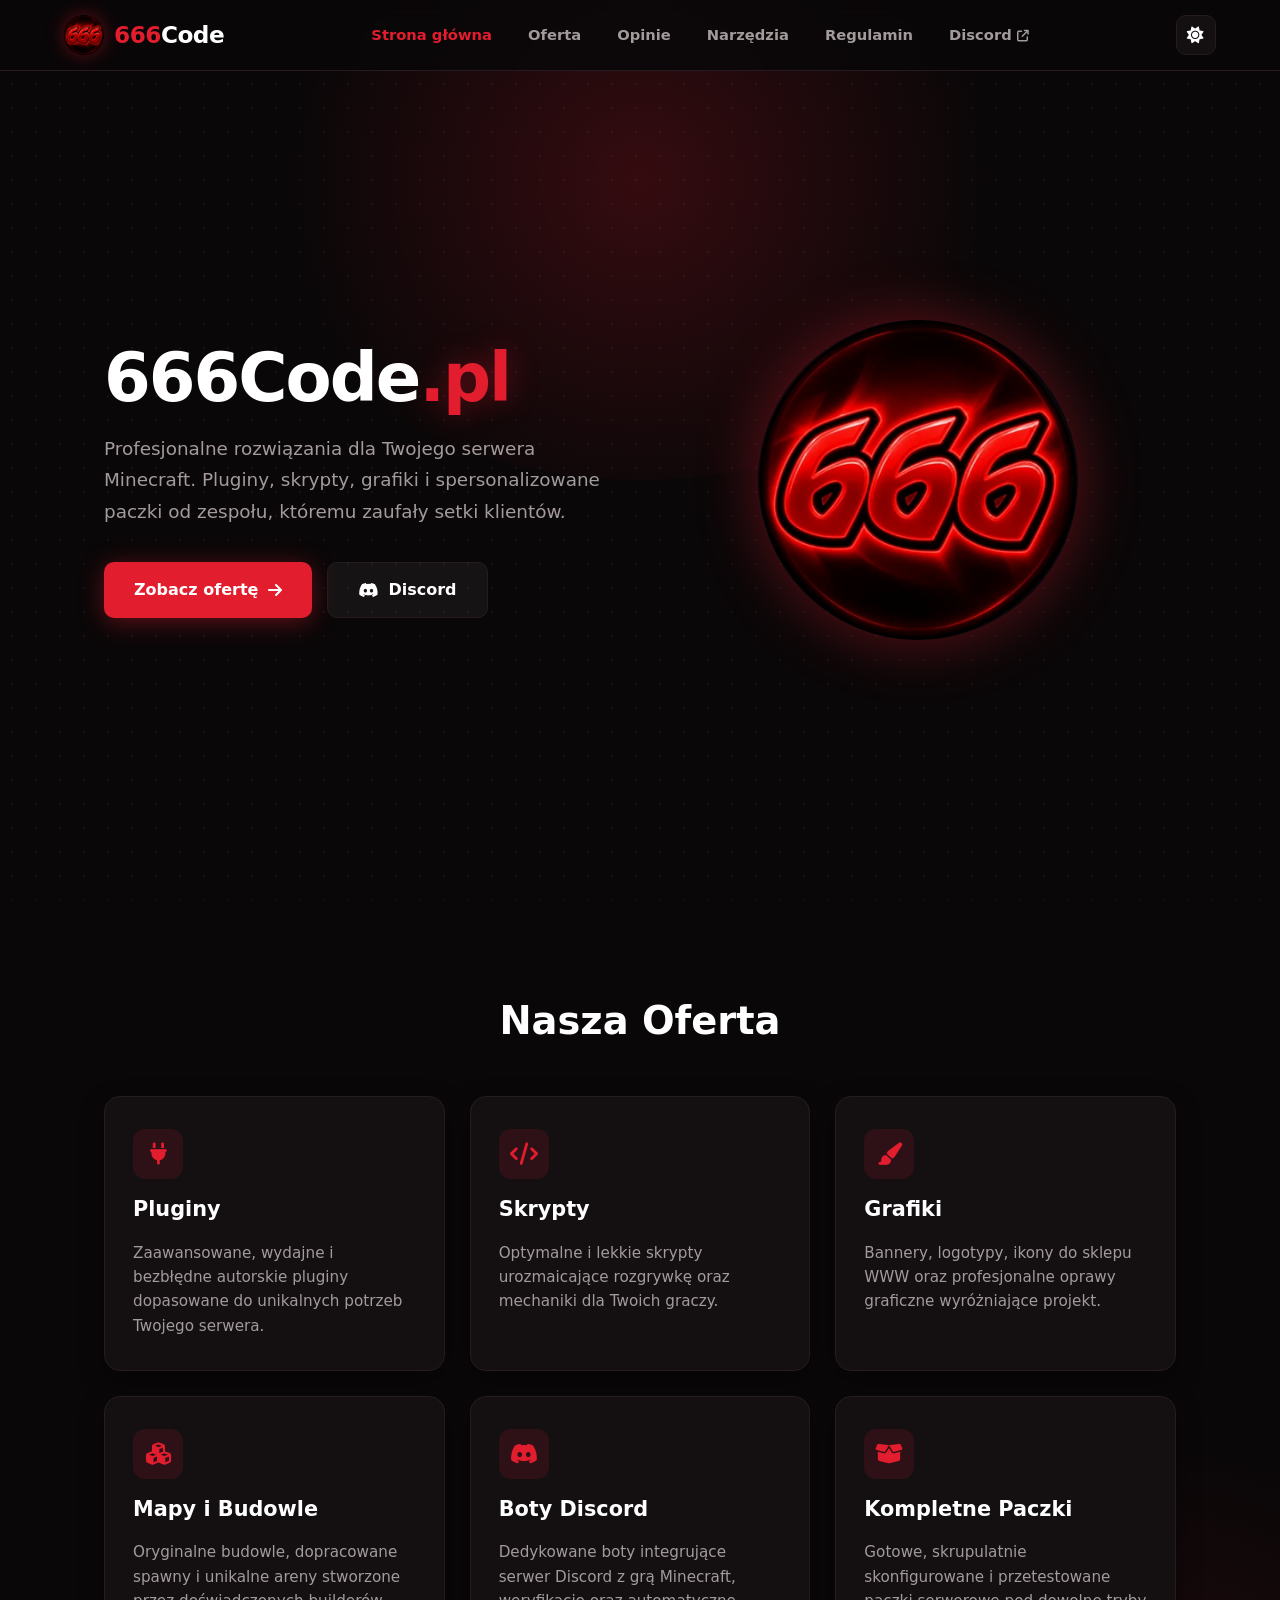
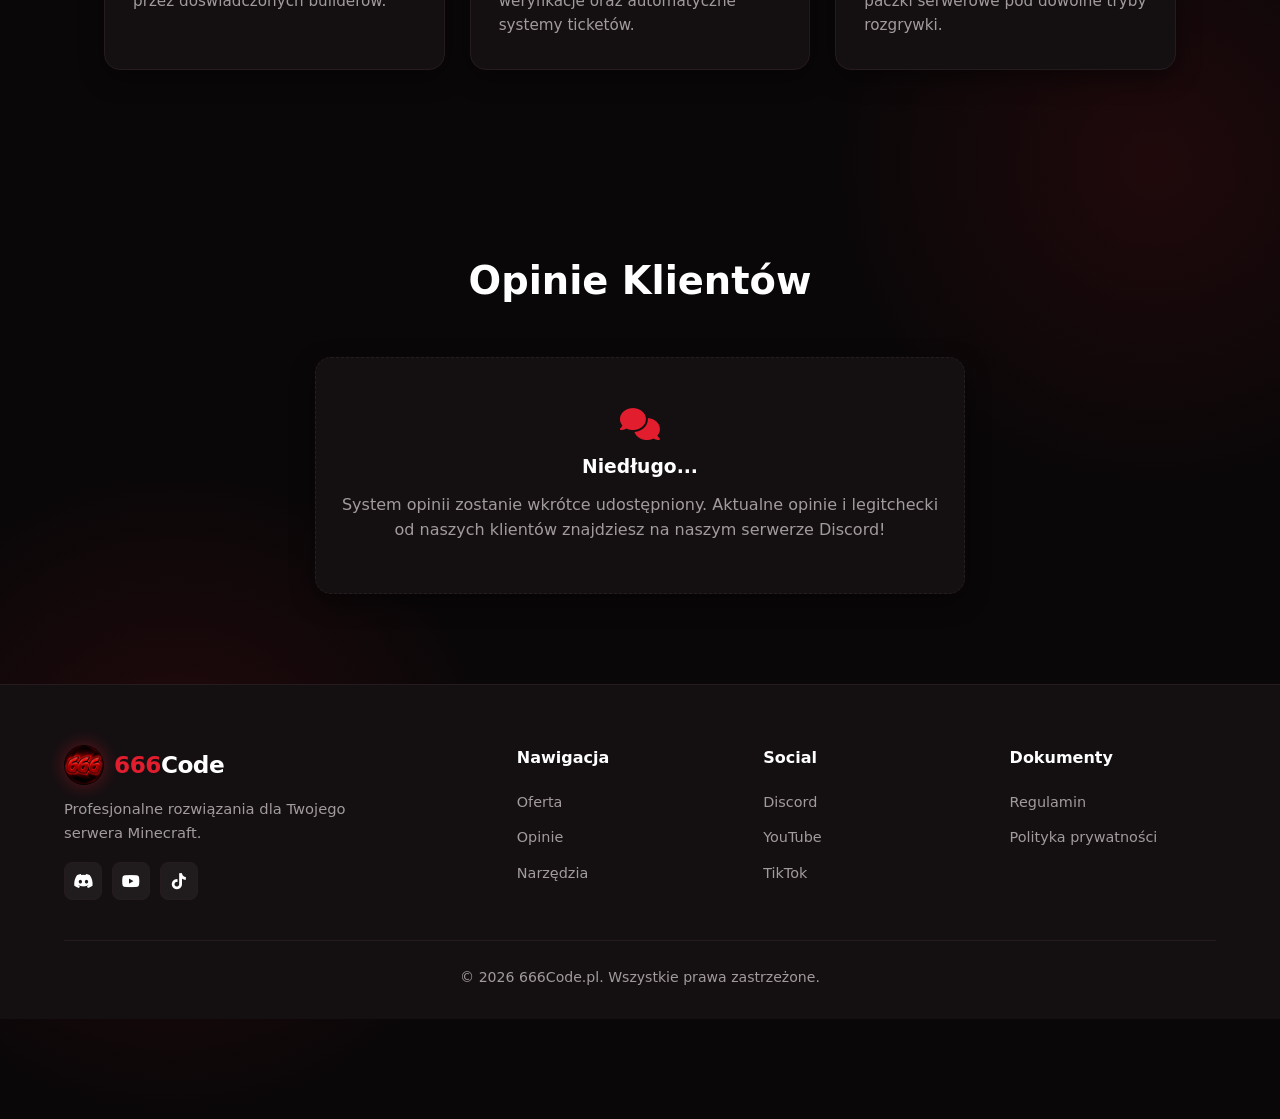
<file: index.html>
<!DOCTYPE html>
<html lang="pl">
<head>
<meta charset="UTF-8">
<meta name="viewport" content="width=device-width, initial-scale=1.0">
<title>666Code — Usługi & Narzędzia Minecraft</title>
<link rel="stylesheet" href="https://cdnjs.cloudflare.com/ajax/libs/font-awesome/6.4.0/css/all.min.css">
<link href="https://fonts.cdnfonts.com/css/minecraft-4" rel="stylesheet">
<link rel="icon" type="image/png" href="[data-uri]">
<style>
:root{--logo:url([data-uri]);--bg:#0a0708;--card:#141012;--text:#fff;--muted:#a39a9c;--red:#e11d2e;--red-glow:rgba(225,29,46,.4);--red-dark:#b91522;--border:#261c1f;--nav:rgba(10,7,8,.88);--dot:rgba(255,255,255,.05);--shadow:rgba(0,0,0,.45);--input:rgba(0,0,0,.35)}
body.light-theme{--bg:#f7f3f3;--card:#fff;--text:#1a0f11;--muted:#5b4a4d;--border:#dccfd1;--nav:rgba(255,255,255,.92);--dot:rgba(0,0,0,.06);--shadow:rgba(0,0,0,.08);--input:#f3ecec}
*{margin:0;padding:0;box-sizing:border-box;font-family:'Segoe UI',system-ui,-apple-system,sans-serif;transition:background-color .35s,color .35s,border-color .35s}
html{scroll-behavior:smooth}
body{background:var(--bg);color:var(--text);line-height:1.6;min-height:100vh;display:flex;flex-direction:column;overflow-x:hidden;position:relative}
input,textarea,select{user-select:text}
:focus-visible{outline:2px solid var(--red);outline-offset:2px}
.glow{position:absolute;pointer-events:none;z-index:0;border-radius:50%}
.glow.top{top:-120px;left:50%;transform:translateX(-50%);width:800px;height:600px;background:radial-gradient(circle,rgba(225,29,46,.2),transparent 70%)}
.glow.mid{top:55%;right:-200px;width:650px;height:650px;background:radial-gradient(circle,rgba(225,29,46,.1),transparent 70%)}
.glow.bot{bottom:-100px;left:-150px;width:650px;height:650px;background:radial-gradient(circle,rgba(225,29,46,.12),transparent 70%)}
.bg-pattern{position:fixed;inset:0;pointer-events:none;z-index:0;background-image:radial-gradient(var(--dot) 1.5px,transparent 1.5px);background-size:24px 24px}
nav{display:flex;justify-content:space-between;align-items:center;padding:15px 5%;background:var(--nav);backdrop-filter:blur(12px);border-bottom:1px solid var(--border);position:fixed;top:0;left:0;right:0;z-index:1000;gap:15px}
.logo{display:flex;align-items:center;gap:10px;text-decoration:none;font-size:1.45rem;font-weight:900;color:var(--text);letter-spacing:-.5px}
.logo .mark{width:40px;height:40px;border-radius:50%;background:var(--logo) center/cover no-repeat;box-shadow:0 0 18px var(--red-glow);flex-shrink:0}
.logo .r{color:var(--red)}
.nav-menu{display:flex;list-style:none;gap:16px;align-items:center}
.nav-link{color:var(--muted);text-decoration:none;font-weight:600;font-size:.92rem;padding:6px 10px;border-radius:6px}
.nav-link:hover,.nav-link.active{color:var(--red)}
.nav-right{display:flex;gap:8px}
.icon-btn{background:var(--card);border:1px solid var(--border);color:var(--text);width:40px;height:40px;border-radius:10px;display:flex;align-items:center;justify-content:center;cursor:pointer;font-size:1.05rem}
.icon-btn:hover{border-color:var(--red);color:var(--red)}
#menuToggle{display:none}
.container{padding:0 5%;max-width:1200px;margin:0 auto;width:100%;flex:1;position:relative;z-index:1}
.container.page{padding-top:120px;padding-bottom:60px}
.container.narrow{max-width:900px}
section{padding:90px 0;scroll-margin-top:70px}
.hero{min-height:100vh;display:flex;align-items:center;justify-content:space-between;gap:40px;padding:100px 0 40px}
.hero-text{flex:1;max-width:620px}
.hero-title{font-size:4.2rem;font-weight:900;letter-spacing:-2px;line-height:1.05;margin-bottom:20px}
.hero-title .r{color:var(--red);text-shadow:0 0 30px var(--red-glow)}
.hero-desc{font-size:1.15rem;color:var(--muted);margin-bottom:35px;line-height:1.7}
.hero-buttons{display:flex;gap:15px;flex-wrap:wrap}
.btn-primary,.btn-secondary{padding:14px 30px;border-radius:10px;font-weight:700;text-decoration:none;display:inline-flex;align-items:center;gap:10px}
.btn-primary{background:var(--red);color:#fff;box-shadow:0 4px 25px var(--red-glow)}
.btn-primary:hover{background:var(--red-dark)}
.btn-secondary{background:rgba(255,255,255,.05);border:1px solid var(--border);color:var(--text)}
.btn-secondary:hover{border-color:var(--red);color:var(--red)}
.hero-art{flex:1;display:flex;justify-content:center}
.sigil{width:min(320px,70vw);aspect-ratio:1;border-radius:50%;background:var(--logo) center/cover no-repeat;box-shadow:0 0 60px var(--red-glow);animation:float 4s ease-in-out infinite}
@keyframes float{50%{transform:translateY(-16px)}}
@media(prefers-reduced-motion:reduce){.sigil{animation:none}*{transition:none!important}}
.section-title{text-align:center;font-size:2.4rem;font-weight:800;margin-bottom:45px}
.offer-grid{display:grid;grid-template-columns:repeat(auto-fit,minmax(300px,1fr));gap:25px}
.card{background:var(--card);border:1px solid var(--border);border-radius:16px;padding:32px 28px;display:flex;flex-direction:column;gap:14px;box-shadow:0 8px 24px var(--shadow)}
.card:hover{border-color:var(--red)}
.card-icon{width:50px;height:50px;background:rgba(225,29,46,.13);color:var(--red);border-radius:12px;display:flex;align-items:center;justify-content:center;font-size:1.4rem}
.card h3{font-size:1.3rem}.card p{color:var(--muted);font-size:.95rem}
.reviews-box{background:var(--card);border:1px dashed var(--border);border-radius:16px;padding:50px 20px;text-align:center;max-width:650px;margin:0 auto;box-shadow:0 8px 24px var(--shadow)}
.reviews-box>i{font-size:2rem;color:var(--red);margin-bottom:12px}
.reviews-box p{color:var(--muted)}
.page-title{font-size:2.8rem;font-weight:900;margin-bottom:25px}
.rules-card{background:var(--card);border:1px solid var(--border);border-radius:16px;padding:35px;display:flex;flex-direction:column;gap:22px}
.rule-item h3{font-size:1.2rem;color:var(--red);margin-bottom:6px}.rule-item p{color:var(--muted);font-size:.95rem}
.tools-tabs{display:flex;gap:10px;background:var(--card);border:1px solid var(--border);padding:8px;border-radius:12px;margin:30px 0 40px;overflow-x:auto}
.tab-btn{background:transparent;border:none;color:var(--muted);padding:10px 18px;border-radius:8px;font-weight:700;font-size:.95rem;cursor:pointer;display:flex;align-items:center;gap:8px;white-space:nowrap}
.tab-btn:hover{color:var(--text)}
.tab-btn.active{background:var(--red);color:#fff;box-shadow:0 4px 12px var(--red-glow)}
.tool-view{display:none}.tool-view.active-tool{display:block}
.generator-grid{display:grid;grid-template-columns:repeat(auto-fit,minmax(min(340px,100%),1fr));gap:25px}
.gen-box{background:var(--card);border:1px solid var(--border);padding:25px;border-radius:16px;display:flex;flex-direction:column;gap:14px;position:relative;box-shadow:0 8px 24px var(--shadow)}
.gen-box label{font-size:.82rem;font-weight:700;color:var(--muted);text-transform:uppercase;letter-spacing:.5px}
.gen-input,.gen-textarea{width:100%;background:var(--input);border:1px solid var(--border);border-radius:10px;padding:12px 15px;color:var(--text);font-size:1rem;outline:none}
.gen-input:focus,.gen-textarea:focus{border-color:var(--red)}
.gen-textarea{height:120px;resize:none}
.color-pickers-list{display:flex;flex-direction:column;gap:10px}
.color-row{display:flex;align-items:center;gap:10px}
input[type=color]{-webkit-appearance:none;appearance:none;border:none;width:36px;height:36px;border-radius:8px;cursor:pointer;background:none;padding:0}
input[type=color]::-webkit-color-swatch-wrapper{padding:0}input[type=color]::-webkit-color-swatch{border:none;border-radius:8px}
.color-row input[type=text]{flex:1;background:var(--input);border:1px solid var(--border);padding:8px 12px;border-radius:8px;color:var(--text);font-family:monospace}
.rm-btn{background:none;border:none;color:#ff6b6b;cursor:pointer;font-size:1.1rem}
.color-palette{display:grid;grid-template-columns:repeat(11,1fr);gap:6px}
.color-palette-mc{display:grid;grid-template-columns:repeat(16,1fr);gap:5px}
.color-dot,.color-dot-mc{width:100%;aspect-ratio:1;border-radius:5px;border:1px solid var(--border);cursor:pointer}
.color-inputs-grid{display:grid;grid-template-columns:1fr 1fr;gap:15px}
.color-picker-group{display:flex;align-items:center;gap:10px;background:var(--input);border:1px solid var(--border);padding:8px 12px;border-radius:8px;margin-top:6px}
.color-picker-group input[type=color]{width:30px;height:30px}
.color-picker-group input[type=text]{background:transparent;border:none;color:var(--text);font-family:monospace;width:100%;outline:none}
.zoom-controls{display:flex;align-items:center;background:var(--input);border:1px solid var(--border);border-radius:8px;padding:2px 8px;gap:8px;align-self:flex-end}
.zoom-btn{background:none;border:none;color:var(--muted);cursor:pointer;font-size:1.1rem;font-weight:700;padding:2px 8px}
.zoom-btn:hover{color:var(--red)}
.zoom-val{font-size:.85rem;font-weight:700;min-width:28px;text-align:center}
.preview-box{background:var(--input);border:1px solid var(--border);padding:20px;border-radius:12px;text-align:center;font-size:1.25rem;font-weight:800;white-space:pre-wrap;word-break:break-all;min-height:90px;display:flex;align-items:center;justify-content:center;overflow:hidden}
.checker{background:repeating-conic-gradient(#181416 0% 25%,#120f10 0% 50%);background-size:16px 16px}
.preview-preview-box{border:1px solid var(--border);border-radius:12px;padding:30px 20px;display:flex;align-items:center;justify-content:center;min-height:160px;overflow:auto}
canvas{image-rendering:pixelated}
.fmt-bar{display:flex;gap:8px;flex-wrap:wrap}
.fmt-btn{background:var(--input);border:1px solid var(--border);color:var(--text);min-width:36px;height:36px;padding:0 8px;border-radius:8px;font-weight:800;cursor:pointer}
.fmt-btn:hover,.fmt-btn.active-fmt{border-color:var(--red);color:var(--red)}
.mc-server-box{background:#000;border:2px solid #333;border-radius:6px;padding:12px;display:flex;gap:15px;align-items:center;font-family:'Minecraft',monospace;color:#fff}
.mc-icon{width:52px;height:52px;background:#111;border:1px solid #333;border-radius:4px;display:flex;align-items:center;justify-content:center;font-weight:900;color:var(--red);font-size:1.1rem;flex-shrink:0}
.mc-info{flex:1;overflow:hidden}
.mc-title-row{display:flex;justify-content:space-between;color:#aaa;font-size:.95rem;margin-bottom:4px}
.mc-motd-lines{font-size:.9rem;line-height:1.3;white-space:pre-wrap;word-break:break-word}
.mc-hover-box{background:rgba(16,0,16,.92);border:2px solid #280028;border-radius:4px;padding:10px 14px;font-family:'Minecraft',monospace;font-size:.85rem;color:#fff;box-shadow:0 0 15px rgba(0,0,0,.8)}
.btn-action{background:var(--red);color:#fff;border:1px solid var(--red);padding:12px 20px;border-radius:8px;font-weight:700;cursor:pointer;display:inline-flex;align-items:center;justify-content:center;gap:8px;font-size:.95rem}
.btn-action:hover{background:var(--red-dark)}
.btn-action.ghost{background:transparent;border-color:var(--border);color:var(--text)}
.btn-action.ghost:hover{border-color:var(--red);color:var(--red)}
.btn-add-color{background:var(--input);border:1px solid var(--border);color:var(--text);padding:10px 15px;border-radius:8px;font-weight:700;cursor:pointer;display:flex;align-items:center;justify-content:center;gap:8px}
.btn-add-color:hover{border-color:var(--red);color:var(--red)}
.pixelart-toolbar{display:flex;flex-wrap:wrap;gap:8px;align-items:center;justify-content:space-between;background:var(--input);border:1px solid var(--border);padding:10px 15px;border-radius:12px}
.pt-group{display:flex;gap:6px;align-items:center;flex-wrap:wrap}
.pt-btn{background:rgba(255,255,255,.05);border:1px solid var(--border);color:var(--text);padding:8px 14px;border-radius:8px;font-weight:600;font-size:.85rem;cursor:pointer;display:inline-flex;align-items:center;gap:6px}
.pt-btn:hover,.pt-btn.active{background:var(--red);color:#fff;border-color:var(--red)}
.pixelart-editor-area{border:1px solid var(--border);border-radius:16px;padding:20px;display:flex;flex-direction:column;align-items:center;gap:15px;overflow:auto}
#pixelartCanvas{border:1px solid rgba(255,255,255,.15);cursor:crosshair;touch-action:none;box-shadow:0 10px 30px rgba(0,0,0,.5);width:384px;height:384px;max-width:100%}
.pixel-bottom{display:flex;justify-content:space-between;align-items:center;width:100%}
footer{background:var(--card);border-top:1px solid var(--border);padding:60px 5% 30px;position:relative;z-index:1}
.footer-container{max-width:1200px;margin:0 auto;display:grid;grid-template-columns:2fr 1fr 1fr 1fr;gap:40px;margin-bottom:40px}
.footer-brand p{color:var(--muted);font-size:.92rem;margin-top:12px;max-width:320px}
.footer-socials{display:flex;gap:10px;margin-top:18px}
.social-btn{width:38px;height:38px;border-radius:8px;background:rgba(255,255,255,.05);border:1px solid var(--border);color:var(--text);display:flex;align-items:center;justify-content:center;text-decoration:none}
.social-btn:hover{color:var(--red);border-color:var(--red)}
.footer-col h4{font-size:1rem;margin-bottom:18px}
.footer-col ul{list-style:none;display:flex;flex-direction:column;gap:10px}
.footer-col a{color:var(--muted);text-decoration:none;font-size:.9rem}.footer-col a:hover{color:var(--red)}
.footer-bottom{text-align:center;padding-top:25px;border-top:1px solid var(--border);color:var(--muted);font-size:.88rem}
@media(max-width:992px){
.hero{flex-direction:column;text-align:center;justify-content:center;min-height:auto;padding-top:130px}
.hero-buttons{justify-content:center}.hero-title{font-size:3rem}
.footer-container{grid-template-columns:1fr 1fr}
#menuToggle{display:flex}
.nav-menu{display:none;position:absolute;top:100%;left:0;right:0;flex-direction:column;background:var(--nav);backdrop-filter:blur(12px);padding:15px 5%;border-bottom:1px solid var(--border);gap:6px;align-items:flex-start}
.nav-menu.open{display:flex}
.color-palette{grid-template-columns:repeat(6,1fr)}
}
@media(max-width:560px){.footer-container{grid-template-columns:1fr}.color-palette-mc{grid-template-columns:repeat(8,1fr)}}

</style>
</head>
<body>
<div class="glow top"></div><div class="glow mid"></div><div class="glow bot"></div><div class="bg-pattern"></div>
<nav>
  <a href="index.html" class="logo"><span class="mark" aria-hidden="true"></span><span><span class="r">666</span>Code</span></a>
  <ul class="nav-menu">
    <li><a href="index.html#home" class="nav-link active" id="nav-home">Strona główna</a></li>
    <li><a href="index.html#oferta" class="nav-link" id="nav-oferta">Oferta</a></li>
    <li><a href="index.html#opinie" class="nav-link" id="nav-opinie">Opinie</a></li>
    <li><a href="narzedzia.html" class="nav-link">Narzędzia</a></li>
    <li><a href="regulamin.html" class="nav-link">Regulamin</a></li>
    <li><a href="https://discord.gg/rxRZdvZpW" target="_blank" rel="noopener" class="nav-link">Discord <i class="fa-solid fa-arrow-up-right-from-square" style="font-size:.75rem"></i></a></li>
  </ul>
  <div class="nav-right">
    <button class="icon-btn" id="themeToggle" aria-label="Zmień motyw"><i class="fa-solid fa-sun" id="themeIcon"></i></button>
    <button class="icon-btn" id="menuToggle" aria-label="Menu"><i class="fa-solid fa-bars"></i></button>
  </div>
</nav>
<div class="container"><main>
  <section id="home" class="hero">
    <div class="hero-text">
      <h1 class="hero-title">666Code<span class="r">.pl</span></h1>
      <p class="hero-desc">Profesjonalne rozwiązania dla Twojego serwera Minecraft. Pluginy, skrypty, grafiki i spersonalizowane paczki od zespołu, któremu zaufały setki klientów.</p>
      <div class="hero-buttons">
        <a href="#oferta" class="btn-primary">Zobacz ofertę <i class="fa-solid fa-arrow-right"></i></a>
        <a href="https://discord.gg/rxRZdvZpW" target="_blank" rel="noopener" class="btn-secondary"><i class="fa-brands fa-discord"></i> Discord</a>
      </div>
    </div>
    <div class="hero-art"><div class="sigil" role="img" aria-label="Logo 666Code"></div></div>
  </section>
  <section id="oferta">
    <h2 class="section-title">Nasza Oferta</h2>
    <div class="offer-grid">
      <div class="card"><div class="card-icon"><i class="fa-solid fa-plug"></i></div><h3>Pluginy</h3><p>Zaawansowane, wydajne i bezbłędne autorskie pluginy dopasowane do unikalnych potrzeb Twojego serwera.</p></div>
      <div class="card"><div class="card-icon"><i class="fa-solid fa-code"></i></div><h3>Skrypty</h3><p>Optymalne i lekkie skrypty urozmaicające rozgrywkę oraz mechaniki dla Twoich graczy.</p></div>
      <div class="card"><div class="card-icon"><i class="fa-solid fa-paintbrush"></i></div><h3>Grafiki</h3><p>Bannery, logotypy, ikony do sklepu WWW oraz profesjonalne oprawy graficzne wyróżniające projekt.</p></div>
      <div class="card"><div class="card-icon"><i class="fa-solid fa-cubes"></i></div><h3>Mapy i Budowle</h3><p>Oryginalne budowle, dopracowane spawny i unikalne areny stworzone przez doświadczonych builderów.</p></div>
      <div class="card"><div class="card-icon"><i class="fa-brands fa-discord"></i></div><h3>Boty Discord</h3><p>Dedykowane boty integrujące serwer Discord z grą Minecraft, weryfikacje oraz automatyczne systemy ticketów.</p></div>
      <div class="card"><div class="card-icon"><i class="fa-solid fa-box-open"></i></div><h3>Kompletne Paczki</h3><p>Gotowe, skrupulatnie skonfigurowane i przetestowane paczki serwerowe pod dowolne tryby rozgrywki.</p></div>
    </div>
  </section>
  <section id="opinie">
    <h2 class="section-title">Opinie Klientów</h2>
    <div class="reviews-box"><i class="fa-solid fa-comments"></i><h3 style="margin-bottom:10px">Niedługo...</h3><p>System opinii zostanie wkrótce udostępniony. Aktualne opinie i legitchecki od naszych klientów znajdziesz na naszym serwerze Discord!</p></div>
  </section>
</main></div>
<footer>
  <div class="footer-container">
    <div class="footer-brand">
      <a href="index.html" class="logo"><span class="mark" aria-hidden="true"></span><span><span class="r">666</span>Code</span></a>
      <p>Profesjonalne rozwiązania dla Twojego serwera Minecraft.</p>
      <div class="footer-socials">
        <a href="https://discord.gg/rxRZdvZpW" target="_blank" rel="noopener" class="social-btn" aria-label="Discord"><i class="fa-brands fa-discord"></i></a>
        <a href="#" class="social-btn" aria-label="YouTube"><i class="fa-brands fa-youtube"></i></a>
        <a href="#" class="social-btn" aria-label="TikTok"><i class="fa-brands fa-tiktok"></i></a>
      </div>
    </div>
    <div class="footer-col"><h4>Nawigacja</h4><ul><li><a href="index.html#oferta">Oferta</a></li><li><a href="index.html#opinie">Opinie</a></li><li><a href="narzedzia.html">Narzędzia</a></li></ul></div>
    <div class="footer-col"><h4>Social</h4><ul><li><a href="https://discord.gg/rxRZdvZpW" target="_blank" rel="noopener">Discord</a></li><li><a href="#">YouTube</a></li><li><a href="#">TikTok</a></li></ul></div>
    <div class="footer-col"><h4>Dokumenty</h4><ul><li><a href="regulamin.html">Regulamin</a></li><li><a href="#">Polityka prywatności</a></li></ul></div>
  </div>
  <div class="footer-bottom"><p>&copy; 2026 666Code.pl. Wszystkie prawa zastrzeżone.</p></div>
</footer>
<script>
(function(){
  const body=document.body, icon=document.getElementById('themeIcon');
  function setIcon(){ if(icon) icon.className=body.classList.contains('light-theme')?'fa-solid fa-moon':'fa-solid fa-sun'; }
  try{ if(localStorage.getItem('666_theme')==='light') body.classList.add('light-theme'); }catch(e){}
  setIcon();
  const tg=document.getElementById('themeToggle');
  if(tg) tg.addEventListener('click',()=>{
    body.classList.toggle('light-theme'); setIcon();
    try{ localStorage.setItem('666_theme',body.classList.contains('light-theme')?'light':'dark'); }catch(e){}
  });
  const mt=document.getElementById('menuToggle'), menu=document.querySelector('.nav-menu');
  if(mt&&menu){
    mt.addEventListener('click',()=>menu.classList.toggle('open'));
    menu.addEventListener('click',e=>{ if(e.target.closest('a')) menu.classList.remove('open'); });
  }
  const secs=document.querySelectorAll('main section[id]');
  if(secs.length){
    const links={home:'nav-home',oferta:'nav-oferta',opinie:'nav-opinie'};
    const upd=()=>{
      const y=window.scrollY+200;
      secs.forEach(s=>{
        if(y>=s.offsetTop&&y<s.offsetTop+s.offsetHeight){
          Object.values(links).forEach(id=>{const l=document.getElementById(id); if(l) l.classList.remove('active');});
          const a=document.getElementById(links[s.id]); if(a) a.classList.add('active');
        }
      });
    };
    window.addEventListener('scroll',upd); window.addEventListener('load',upd);
  }
  window.copyText=function(text,labelEl,msg){
    if(!text) return;
    const done=()=>{const o=labelEl.innerText; labelEl.innerText=msg||'Skopiowano!'; setTimeout(()=>labelEl.innerText=o,2000);};
    if(navigator.clipboard&&window.isSecureContext){ navigator.clipboard.writeText(text).then(done).catch(()=>fb()); } else fb();
    function fb(){const t=document.createElement('textarea'); t.value=text; document.body.appendChild(t); t.select(); try{document.execCommand('copy');}catch(e){} t.remove(); done();}
  };
})();

</script></body></html>
</file>
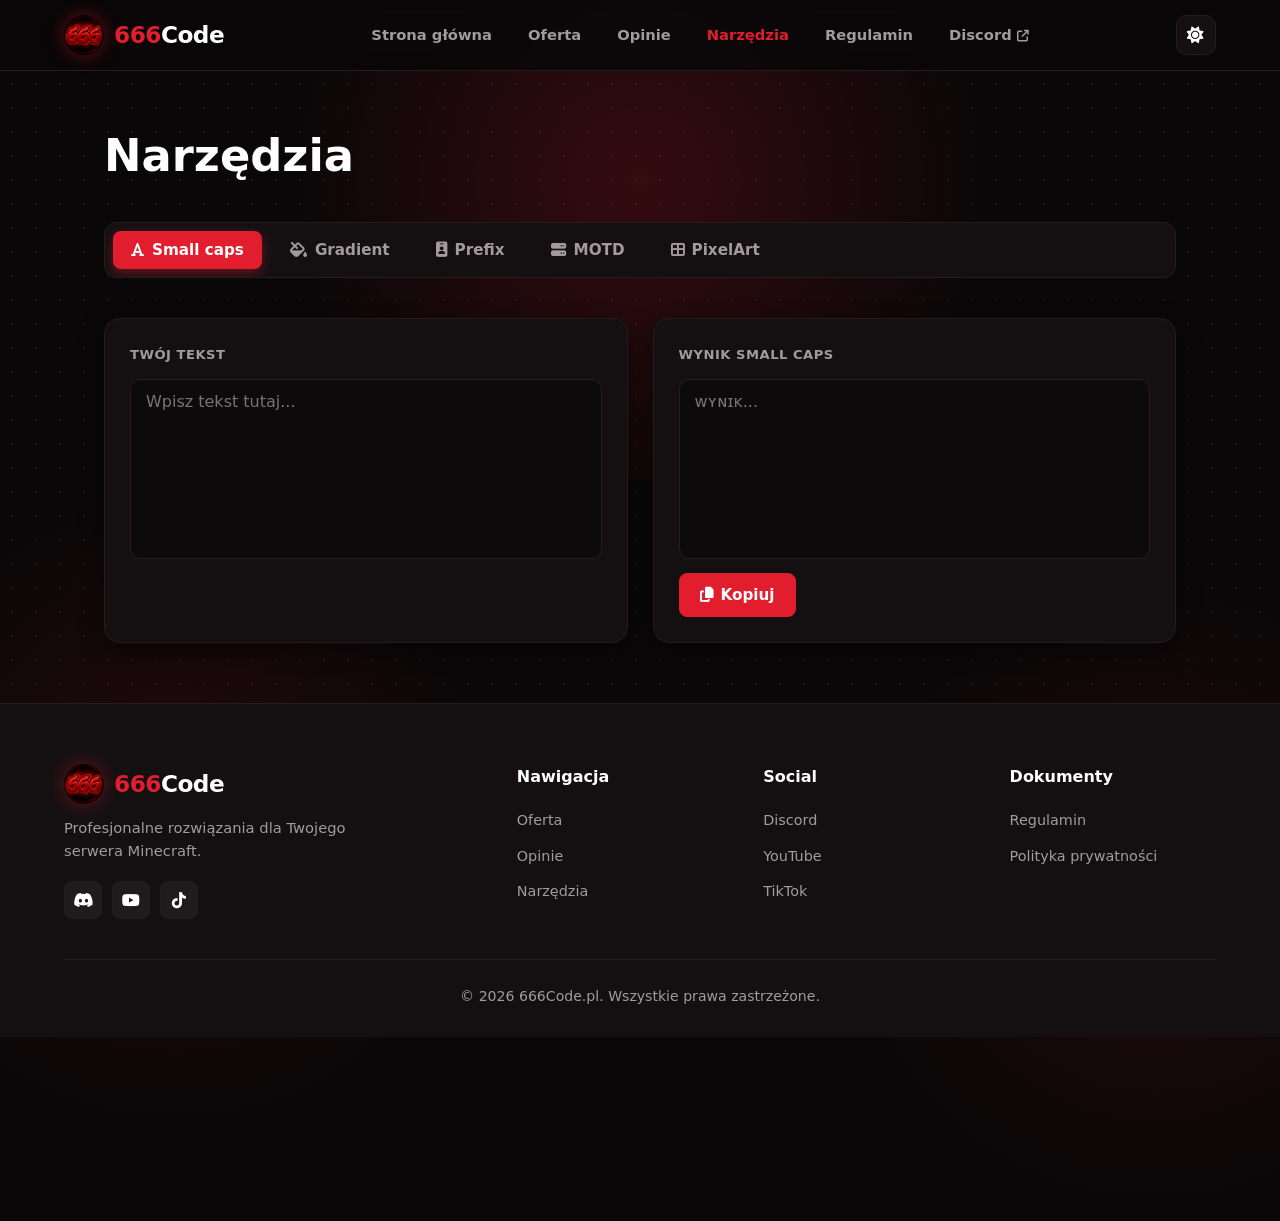
<file: narzedzia.html>
<!DOCTYPE html>
<html lang="pl">
<head>
<meta charset="UTF-8">
<meta name="viewport" content="width=device-width, initial-scale=1.0">
<title>Narzędzia — 666Code</title>
<link rel="stylesheet" href="https://cdnjs.cloudflare.com/ajax/libs/font-awesome/6.4.0/css/all.min.css">
<link href="https://fonts.cdnfonts.com/css/minecraft-4" rel="stylesheet">
<link rel="icon" type="image/png" href="[data-uri]">
<style>
:root{--logo:url([data-uri]);--bg:#0a0708;--card:#141012;--text:#fff;--muted:#a39a9c;--red:#e11d2e;--red-glow:rgba(225,29,46,.4);--red-dark:#b91522;--border:#261c1f;--nav:rgba(10,7,8,.88);--dot:rgba(255,255,255,.05);--shadow:rgba(0,0,0,.45);--input:rgba(0,0,0,.35)}
body.light-theme{--bg:#f7f3f3;--card:#fff;--text:#1a0f11;--muted:#5b4a4d;--border:#dccfd1;--nav:rgba(255,255,255,.92);--dot:rgba(0,0,0,.06);--shadow:rgba(0,0,0,.08);--input:#f3ecec}
*{margin:0;padding:0;box-sizing:border-box;font-family:'Segoe UI',system-ui,-apple-system,sans-serif;transition:background-color .35s,color .35s,border-color .35s}
html{scroll-behavior:smooth}
body{background:var(--bg);color:var(--text);line-height:1.6;min-height:100vh;display:flex;flex-direction:column;overflow-x:hidden;position:relative}
input,textarea,select{user-select:text}
:focus-visible{outline:2px solid var(--red);outline-offset:2px}
.glow{position:absolute;pointer-events:none;z-index:0;border-radius:50%}
.glow.top{top:-120px;left:50%;transform:translateX(-50%);width:800px;height:600px;background:radial-gradient(circle,rgba(225,29,46,.2),transparent 70%)}
.glow.mid{top:55%;right:-200px;width:650px;height:650px;background:radial-gradient(circle,rgba(225,29,46,.1),transparent 70%)}
.glow.bot{bottom:-100px;left:-150px;width:650px;height:650px;background:radial-gradient(circle,rgba(225,29,46,.12),transparent 70%)}
.bg-pattern{position:fixed;inset:0;pointer-events:none;z-index:0;background-image:radial-gradient(var(--dot) 1.5px,transparent 1.5px);background-size:24px 24px}
nav{display:flex;justify-content:space-between;align-items:center;padding:15px 5%;background:var(--nav);backdrop-filter:blur(12px);border-bottom:1px solid var(--border);position:fixed;top:0;left:0;right:0;z-index:1000;gap:15px}
.logo{display:flex;align-items:center;gap:10px;text-decoration:none;font-size:1.45rem;font-weight:900;color:var(--text);letter-spacing:-.5px}
.logo .mark{width:40px;height:40px;border-radius:50%;background:var(--logo) center/cover no-repeat;box-shadow:0 0 18px var(--red-glow);flex-shrink:0}
.logo .r{color:var(--red)}
.nav-menu{display:flex;list-style:none;gap:16px;align-items:center}
.nav-link{color:var(--muted);text-decoration:none;font-weight:600;font-size:.92rem;padding:6px 10px;border-radius:6px}
.nav-link:hover,.nav-link.active{color:var(--red)}
.nav-right{display:flex;gap:8px}
.icon-btn{background:var(--card);border:1px solid var(--border);color:var(--text);width:40px;height:40px;border-radius:10px;display:flex;align-items:center;justify-content:center;cursor:pointer;font-size:1.05rem}
.icon-btn:hover{border-color:var(--red);color:var(--red)}
#menuToggle{display:none}
.container{padding:0 5%;max-width:1200px;margin:0 auto;width:100%;flex:1;position:relative;z-index:1}
.container.page{padding-top:120px;padding-bottom:60px}
.container.narrow{max-width:900px}
section{padding:90px 0;scroll-margin-top:70px}
.hero{min-height:100vh;display:flex;align-items:center;justify-content:space-between;gap:40px;padding:100px 0 40px}
.hero-text{flex:1;max-width:620px}
.hero-title{font-size:4.2rem;font-weight:900;letter-spacing:-2px;line-height:1.05;margin-bottom:20px}
.hero-title .r{color:var(--red);text-shadow:0 0 30px var(--red-glow)}
.hero-desc{font-size:1.15rem;color:var(--muted);margin-bottom:35px;line-height:1.7}
.hero-buttons{display:flex;gap:15px;flex-wrap:wrap}
.btn-primary,.btn-secondary{padding:14px 30px;border-radius:10px;font-weight:700;text-decoration:none;display:inline-flex;align-items:center;gap:10px}
.btn-primary{background:var(--red);color:#fff;box-shadow:0 4px 25px var(--red-glow)}
.btn-primary:hover{background:var(--red-dark)}
.btn-secondary{background:rgba(255,255,255,.05);border:1px solid var(--border);color:var(--text)}
.btn-secondary:hover{border-color:var(--red);color:var(--red)}
.hero-art{flex:1;display:flex;justify-content:center}
.sigil{width:min(320px,70vw);aspect-ratio:1;border-radius:50%;background:var(--logo) center/cover no-repeat;box-shadow:0 0 60px var(--red-glow);animation:float 4s ease-in-out infinite}
@keyframes float{50%{transform:translateY(-16px)}}
@media(prefers-reduced-motion:reduce){.sigil{animation:none}*{transition:none!important}}
.section-title{text-align:center;font-size:2.4rem;font-weight:800;margin-bottom:45px}
.offer-grid{display:grid;grid-template-columns:repeat(auto-fit,minmax(300px,1fr));gap:25px}
.card{background:var(--card);border:1px solid var(--border);border-radius:16px;padding:32px 28px;display:flex;flex-direction:column;gap:14px;box-shadow:0 8px 24px var(--shadow)}
.card:hover{border-color:var(--red)}
.card-icon{width:50px;height:50px;background:rgba(225,29,46,.13);color:var(--red);border-radius:12px;display:flex;align-items:center;justify-content:center;font-size:1.4rem}
.card h3{font-size:1.3rem}.card p{color:var(--muted);font-size:.95rem}
.reviews-box{background:var(--card);border:1px dashed var(--border);border-radius:16px;padding:50px 20px;text-align:center;max-width:650px;margin:0 auto;box-shadow:0 8px 24px var(--shadow)}
.reviews-box>i{font-size:2rem;color:var(--red);margin-bottom:12px}
.reviews-box p{color:var(--muted)}
.page-title{font-size:2.8rem;font-weight:900;margin-bottom:25px}
.rules-card{background:var(--card);border:1px solid var(--border);border-radius:16px;padding:35px;display:flex;flex-direction:column;gap:22px}
.rule-item h3{font-size:1.2rem;color:var(--red);margin-bottom:6px}.rule-item p{color:var(--muted);font-size:.95rem}
.tools-tabs{display:flex;gap:10px;background:var(--card);border:1px solid var(--border);padding:8px;border-radius:12px;margin:30px 0 40px;overflow-x:auto}
.tab-btn{background:transparent;border:none;color:var(--muted);padding:10px 18px;border-radius:8px;font-weight:700;font-size:.95rem;cursor:pointer;display:flex;align-items:center;gap:8px;white-space:nowrap}
.tab-btn:hover{color:var(--text)}
.tab-btn.active{background:var(--red);color:#fff;box-shadow:0 4px 12px var(--red-glow)}
.tool-view{display:none}.tool-view.active-tool{display:block}
.generator-grid{display:grid;grid-template-columns:repeat(auto-fit,minmax(min(340px,100%),1fr));gap:25px}
.gen-box{background:var(--card);border:1px solid var(--border);padding:25px;border-radius:16px;display:flex;flex-direction:column;gap:14px;position:relative;box-shadow:0 8px 24px var(--shadow)}
.gen-box label{font-size:.82rem;font-weight:700;color:var(--muted);text-transform:uppercase;letter-spacing:.5px}
.gen-input,.gen-textarea{width:100%;background:var(--input);border:1px solid var(--border);border-radius:10px;padding:12px 15px;color:var(--text);font-size:1rem;outline:none}
.gen-input:focus,.gen-textarea:focus{border-color:var(--red)}
.gen-textarea{height:120px;resize:none}
.color-pickers-list{display:flex;flex-direction:column;gap:10px}
.color-row{display:flex;align-items:center;gap:10px}
input[type=color]{-webkit-appearance:none;appearance:none;border:none;width:36px;height:36px;border-radius:8px;cursor:pointer;background:none;padding:0}
input[type=color]::-webkit-color-swatch-wrapper{padding:0}input[type=color]::-webkit-color-swatch{border:none;border-radius:8px}
.color-row input[type=text]{flex:1;background:var(--input);border:1px solid var(--border);padding:8px 12px;border-radius:8px;color:var(--text);font-family:monospace}
.rm-btn{background:none;border:none;color:#ff6b6b;cursor:pointer;font-size:1.1rem}
.color-palette{display:grid;grid-template-columns:repeat(11,1fr);gap:6px}
.color-palette-mc{display:grid;grid-template-columns:repeat(16,1fr);gap:5px}
.color-dot,.color-dot-mc{width:100%;aspect-ratio:1;border-radius:5px;border:1px solid var(--border);cursor:pointer}
.color-inputs-grid{display:grid;grid-template-columns:1fr 1fr;gap:15px}
.color-picker-group{display:flex;align-items:center;gap:10px;background:var(--input);border:1px solid var(--border);padding:8px 12px;border-radius:8px;margin-top:6px}
.color-picker-group input[type=color]{width:30px;height:30px}
.color-picker-group input[type=text]{background:transparent;border:none;color:var(--text);font-family:monospace;width:100%;outline:none}
.zoom-controls{display:flex;align-items:center;background:var(--input);border:1px solid var(--border);border-radius:8px;padding:2px 8px;gap:8px;align-self:flex-end}
.zoom-btn{background:none;border:none;color:var(--muted);cursor:pointer;font-size:1.1rem;font-weight:700;padding:2px 8px}
.zoom-btn:hover{color:var(--red)}
.zoom-val{font-size:.85rem;font-weight:700;min-width:28px;text-align:center}
.preview-box{background:var(--input);border:1px solid var(--border);padding:20px;border-radius:12px;text-align:center;font-size:1.25rem;font-weight:800;white-space:pre-wrap;word-break:break-all;min-height:90px;display:flex;align-items:center;justify-content:center;overflow:hidden}
.checker{background:repeating-conic-gradient(#181416 0% 25%,#120f10 0% 50%);background-size:16px 16px}
.preview-preview-box{border:1px solid var(--border);border-radius:12px;padding:30px 20px;display:flex;align-items:center;justify-content:center;min-height:160px;overflow:auto}
canvas{image-rendering:pixelated}
.fmt-bar{display:flex;gap:8px;flex-wrap:wrap}
.fmt-btn{background:var(--input);border:1px solid var(--border);color:var(--text);min-width:36px;height:36px;padding:0 8px;border-radius:8px;font-weight:800;cursor:pointer}
.fmt-btn:hover,.fmt-btn.active-fmt{border-color:var(--red);color:var(--red)}
.mc-server-box{background:#000;border:2px solid #333;border-radius:6px;padding:12px;display:flex;gap:15px;align-items:center;font-family:'Minecraft',monospace;color:#fff}
.mc-icon{width:52px;height:52px;background:#111;border:1px solid #333;border-radius:4px;display:flex;align-items:center;justify-content:center;font-weight:900;color:var(--red);font-size:1.1rem;flex-shrink:0}
.mc-info{flex:1;overflow:hidden}
.mc-title-row{display:flex;justify-content:space-between;color:#aaa;font-size:.95rem;margin-bottom:4px}
.mc-motd-lines{font-size:.9rem;line-height:1.3;white-space:pre-wrap;word-break:break-word}
.mc-hover-box{background:rgba(16,0,16,.92);border:2px solid #280028;border-radius:4px;padding:10px 14px;font-family:'Minecraft',monospace;font-size:.85rem;color:#fff;box-shadow:0 0 15px rgba(0,0,0,.8)}
.btn-action{background:var(--red);color:#fff;border:1px solid var(--red);padding:12px 20px;border-radius:8px;font-weight:700;cursor:pointer;display:inline-flex;align-items:center;justify-content:center;gap:8px;font-size:.95rem}
.btn-action:hover{background:var(--red-dark)}
.btn-action.ghost{background:transparent;border-color:var(--border);color:var(--text)}
.btn-action.ghost:hover{border-color:var(--red);color:var(--red)}
.btn-add-color{background:var(--input);border:1px solid var(--border);color:var(--text);padding:10px 15px;border-radius:8px;font-weight:700;cursor:pointer;display:flex;align-items:center;justify-content:center;gap:8px}
.btn-add-color:hover{border-color:var(--red);color:var(--red)}
.pixelart-toolbar{display:flex;flex-wrap:wrap;gap:8px;align-items:center;justify-content:space-between;background:var(--input);border:1px solid var(--border);padding:10px 15px;border-radius:12px}
.pt-group{display:flex;gap:6px;align-items:center;flex-wrap:wrap}
.pt-btn{background:rgba(255,255,255,.05);border:1px solid var(--border);color:var(--text);padding:8px 14px;border-radius:8px;font-weight:600;font-size:.85rem;cursor:pointer;display:inline-flex;align-items:center;gap:6px}
.pt-btn:hover,.pt-btn.active{background:var(--red);color:#fff;border-color:var(--red)}
.pixelart-editor-area{border:1px solid var(--border);border-radius:16px;padding:20px;display:flex;flex-direction:column;align-items:center;gap:15px;overflow:auto}
#pixelartCanvas{border:1px solid rgba(255,255,255,.15);cursor:crosshair;touch-action:none;box-shadow:0 10px 30px rgba(0,0,0,.5);width:384px;height:384px;max-width:100%}
.pixel-bottom{display:flex;justify-content:space-between;align-items:center;width:100%}
footer{background:var(--card);border-top:1px solid var(--border);padding:60px 5% 30px;position:relative;z-index:1}
.footer-container{max-width:1200px;margin:0 auto;display:grid;grid-template-columns:2fr 1fr 1fr 1fr;gap:40px;margin-bottom:40px}
.footer-brand p{color:var(--muted);font-size:.92rem;margin-top:12px;max-width:320px}
.footer-socials{display:flex;gap:10px;margin-top:18px}
.social-btn{width:38px;height:38px;border-radius:8px;background:rgba(255,255,255,.05);border:1px solid var(--border);color:var(--text);display:flex;align-items:center;justify-content:center;text-decoration:none}
.social-btn:hover{color:var(--red);border-color:var(--red)}
.footer-col h4{font-size:1rem;margin-bottom:18px}
.footer-col ul{list-style:none;display:flex;flex-direction:column;gap:10px}
.footer-col a{color:var(--muted);text-decoration:none;font-size:.9rem}.footer-col a:hover{color:var(--red)}
.footer-bottom{text-align:center;padding-top:25px;border-top:1px solid var(--border);color:var(--muted);font-size:.88rem}
@media(max-width:992px){
.hero{flex-direction:column;text-align:center;justify-content:center;min-height:auto;padding-top:130px}
.hero-buttons{justify-content:center}.hero-title{font-size:3rem}
.footer-container{grid-template-columns:1fr 1fr}
#menuToggle{display:flex}
.nav-menu{display:none;position:absolute;top:100%;left:0;right:0;flex-direction:column;background:var(--nav);backdrop-filter:blur(12px);padding:15px 5%;border-bottom:1px solid var(--border);gap:6px;align-items:flex-start}
.nav-menu.open{display:flex}
.color-palette{grid-template-columns:repeat(6,1fr)}
}
@media(max-width:560px){.footer-container{grid-template-columns:1fr}.color-palette-mc{grid-template-columns:repeat(8,1fr)}}

</style>
</head>
<body>
<div class="glow top"></div><div class="glow mid"></div><div class="glow bot"></div><div class="bg-pattern"></div>
<nav>
  <a href="index.html" class="logo"><span class="mark" aria-hidden="true"></span><span><span class="r">666</span>Code</span></a>
  <ul class="nav-menu">
    <li><a href="index.html#home" class="nav-link" id="nav-home">Strona główna</a></li>
    <li><a href="index.html#oferta" class="nav-link" id="nav-oferta">Oferta</a></li>
    <li><a href="index.html#opinie" class="nav-link" id="nav-opinie">Opinie</a></li>
    <li><a href="narzedzia.html" class="nav-link active">Narzędzia</a></li>
    <li><a href="regulamin.html" class="nav-link">Regulamin</a></li>
    <li><a href="https://discord.gg/rxRZdvZpW" target="_blank" rel="noopener" class="nav-link">Discord <i class="fa-solid fa-arrow-up-right-from-square" style="font-size:.75rem"></i></a></li>
  </ul>
  <div class="nav-right">
    <button class="icon-btn" id="themeToggle" aria-label="Zmień motyw"><i class="fa-solid fa-sun" id="themeIcon"></i></button>
    <button class="icon-btn" id="menuToggle" aria-label="Menu"><i class="fa-solid fa-bars"></i></button>
  </div>
</nav>
<div class="container page">
  <h1 class="page-title" style="margin-bottom:0">Narzędzia</h1>
  <div class="tools-tabs">
    <button class="tab-btn active" data-tool="smallcaps-tool"><i class="fa-solid fa-font"></i> Small caps</button>
    <button class="tab-btn" data-tool="gradient-tool"><i class="fa-solid fa-fill-drip"></i> Gradient</button>
    <button class="tab-btn" data-tool="prefix-tool"><i class="fa-solid fa-id-badge"></i> Prefix</button>
    <button class="tab-btn" data-tool="motd-tool"><i class="fa-solid fa-server"></i> MOTD</button>
    <button class="tab-btn" data-tool="pixelart-tool"><i class="fa-solid fa-border-all"></i> PixelArt</button>
  </div>

  <div id="smallcaps-tool" class="tool-view active-tool"><div class="generator-grid">
    <div class="gen-box"><label>Twój tekst</label><textarea id="inputText" class="gen-textarea" placeholder="Wpisz tekst tutaj..." style="height:180px"></textarea></div>
    <div class="gen-box"><label>Wynik Small caps</label><textarea id="outputText" class="gen-textarea" readonly placeholder="ᴡʏɴɪᴋ..." style="height:180px"></textarea>
      <button class="btn-action" id="copySmallCapsBtn" style="align-self:flex-start"><i class="fa-solid fa-copy"></i> <span id="copySmallCapsText">Kopiuj</span></button></div>
  </div></div>

  <div id="gradient-tool" class="tool-view"><div class="generator-grid">
    <div class="gen-box">
      <label>Tekst do gradientu (max 28 znaków)</label>
      <input type="text" id="gradText" class="gen-input" value="666Code.pl" maxlength="28">
      <label>Formatowanie tekstu</label>
      <div class="fmt-bar">
        <button class="fmt-btn" data-gfmt="bold"><b>B</b></button><button class="fmt-btn" data-gfmt="underline"><u>U</u></button>
        <button class="fmt-btn" data-gfmt="strike"><s>S</s></button><button class="fmt-btn" data-gfmt="italic"><i>I</i></button>
      </div>
      <label>Kolory gradientu</label>
      <div class="color-pickers-list" id="colorList"></div>
      <button class="btn-add-color" id="addColorBtn"><i class="fa-solid fa-plus"></i> Dodaj kolor</button>
      <label>Format wyjściowy</label>
      <select id="gradFormat" class="gen-input">
        <option value="minimessage">MiniMessage (&lt;gradient:...&gt;)</option>
        <option value="legacy">Legacy Hex (&amp;#RRGGBB na literę)</option>
      </select>
    </div>
    <div class="gen-box">
      <label>Podgląd na żywo</label><div class="preview-box" id="gradPreview"></div>
      <label>Kod do wklejenia</label><textarea id="gradOutput" class="gen-textarea" readonly></textarea>
      <button class="btn-action" id="copyGradBtn"><i class="fa-solid fa-copy"></i> <span id="copyGradText">Skopiuj do schowka</span></button>
    </div>
  </div></div>

  <div id="prefix-tool" class="tool-view"><div class="generator-grid">
    <div class="gen-box">
      <label>Nazwa rangi (A–Z, 0–9)</label>
      <input type="text" id="prefixName" class="gen-input" value="CEO" maxlength="10">
      <label>Paleta kolorów (tło)</label><div class="color-palette" id="colorPalette"></div>
      <div class="color-inputs-grid">
        <div><label>Tło</label><div class="color-picker-group"><input type="color" id="bgColor" value="#e11d2e"><input type="text" id="bgColorText" value="#e11d2e"></div></div>
        <div><label>Tekst</label><div class="color-picker-group"><input type="color" id="textColor" value="#ffffff"><input type="text" id="textColorText" value="#ffffff"></div></div>
        <div><label>Cień tła</label><div class="color-picker-group"><input type="color" id="shadowColor" value="#9e1118"><input type="text" id="shadowColorText" value="#9e1118"></div></div>
        <div><label>Obramowanie</label><div class="color-picker-group"><input type="color" id="borderColor" value="#4a0a0f"><input type="text" id="borderColorText" value="#4a0a0f"></div></div>
      </div>
    </div>
    <div class="gen-box">
      <label>Podgląd na żywo</label>
      <div class="zoom-controls"><button class="zoom-btn" id="zoomOut">-</button><span class="zoom-val" id="zoomVal">6x</span><button class="zoom-btn" id="zoomIn">+</button></div>
      <div class="preview-preview-box checker"><canvas id="rankCanvas"></canvas></div>
      <button class="btn-action" id="downloadPngBtn"><i class="fa-solid fa-download"></i> Pobierz <span id="downloadFileName">ceo.png</span></button>
      <label>Nexo / glyphs/ranks.yml</label><textarea id="ymlOutput" class="gen-textarea" readonly></textarea>
    </div>
  </div></div>

  <div id="motd-tool" class="tool-view"><div class="generator-grid">
    <div class="gen-box">
      <label>Kolory Minecraft</label><div class="color-palette-mc" id="mcColorsPalette"></div>
      <label>Formatowanie</label>
      <div class="fmt-bar">
        <button class="fmt-btn" data-ins="&l">&amp;l</button><button class="fmt-btn" data-ins="&o">&amp;o</button><button class="fmt-btn" data-ins="&n">&amp;n</button>
        <button class="fmt-btn" data-ins="&m">&amp;m</button><button class="fmt-btn" data-ins="&k">&amp;k</button><button class="fmt-btn" data-ins="&r">&amp;r</button>
      </div>
      <label>Linia 1</label><input type="text" id="motdLine1" class="gen-input" value="&c&l666Code.pl &8» &f&lNajlepsza AnarchiaFFa!">
      <label>Linia 2</label><input type="text" id="motdLine2" class="gen-input" value="&f&lEdycja wystartowała &e&l3 dni &f&ltemu!">
      <label>Hover (dymek po najechaniu)</label>
      <textarea id="motdHover" class="gen-textarea" style="height:90px">&c&l666Code.pl
&7Dołącz do &f?? &7graczy online
&edc.666code.pl</textarea>
    </div>
    <div class="gen-box">
      <label>Podgląd na liście serwerów</label>
      <div class="mc-server-box"><div class="mc-icon">666</div>
        <div class="mc-info"><div class="mc-title-row"><span style="color:#fff">Serwer Minecraft</span><span>??/??? <i class="fa-solid fa-signal" style="color:#55ff55"></i></span></div>
        <div class="mc-motd-lines" id="motdPreviewRender"></div></div></div>
      <label>Podgląd hovera</label><div class="mc-hover-box" id="motdHoverRender"></div>
      <label>server.properties (kod MOTD)</label><textarea id="motdPropertiesOutput" class="gen-textarea" readonly style="height:80px"></textarea>
      <div style="display:flex;gap:10px;flex-wrap:wrap">
        <button class="btn-action" id="copyMotdBtn" style="flex:1"><i class="fa-solid fa-copy"></i> <span id="copyMotdText">Kopiuj MOTD</span></button>
        <button class="btn-action ghost" id="copyHoverBtn" style="flex:1"><i class="fa-solid fa-copy"></i> <span id="copyHoverText">Kopiuj Hover</span></button>
      </div>
    </div>
  </div></div>

  <div id="pixelart-tool" class="tool-view">
    <div class="gen-box" style="max-width:800px;margin:0 auto">
      <label>Edytor ikon Pixel Art (16×16)</label>
      <div class="pixelart-toolbar">
        <div class="pt-group">
          <button class="pt-btn active" id="btnPencil" data-ptool="pencil"><i class="fa-solid fa-pencil"></i> Pędzel (B)</button>
          <button class="pt-btn" id="btnEraser" data-ptool="eraser"><i class="fa-solid fa-eraser"></i> Gumka (E)</button>
          <button class="pt-btn" id="btnBucket" data-ptool="bucket"><i class="fa-solid fa-fill-drip"></i> Wiaderko (F)</button>
        </div>
        <div class="pt-group">
          <button class="pt-btn" id="undoBtn"><i class="fa-solid fa-rotate-left"></i> Cofnij</button>
          <button class="pt-btn" id="redoBtn"><i class="fa-solid fa-rotate-right"></i> Dalej</button>
        </div>
        <div class="pt-group"><span style="font-size:.85rem;font-weight:700;color:var(--muted)">Kolor:</span><input type="color" id="pixelColorPicker" value="#e11d2e"></div>
      </div>
      <div class="pixelart-editor-area checker">
        <canvas id="pixelartCanvas" width="384" height="384"></canvas>
        <div class="pixel-bottom">
          <div class="zoom-controls"><button class="zoom-btn" id="pzOut">-</button><span class="zoom-val" id="pixelZoomVal">24x</span><button class="zoom-btn" id="pzIn">+</button></div>
          <button class="pt-btn" id="clearBtn" style="color:#ff6b6b"><i class="fa-solid fa-xmark"></i> Wyczyść</button>
        </div>
      </div>
      <button class="btn-action" id="downloadPixelArtBtn" style="width:100%"><i class="fa-solid fa-download"></i> Pobierz PNG (16×16)</button>
    </div>
  </div>
</div>
<footer>
  <div class="footer-container">
    <div class="footer-brand">
      <a href="index.html" class="logo"><span class="mark" aria-hidden="true"></span><span><span class="r">666</span>Code</span></a>
      <p>Profesjonalne rozwiązania dla Twojego serwera Minecraft.</p>
      <div class="footer-socials">
        <a href="https://discord.gg/rxRZdvZpW" target="_blank" rel="noopener" class="social-btn" aria-label="Discord"><i class="fa-brands fa-discord"></i></a>
        <a href="#" class="social-btn" aria-label="YouTube"><i class="fa-brands fa-youtube"></i></a>
        <a href="#" class="social-btn" aria-label="TikTok"><i class="fa-brands fa-tiktok"></i></a>
      </div>
    </div>
    <div class="footer-col"><h4>Nawigacja</h4><ul><li><a href="index.html#oferta">Oferta</a></li><li><a href="index.html#opinie">Opinie</a></li><li><a href="narzedzia.html">Narzędzia</a></li></ul></div>
    <div class="footer-col"><h4>Social</h4><ul><li><a href="https://discord.gg/rxRZdvZpW" target="_blank" rel="noopener">Discord</a></li><li><a href="#">YouTube</a></li><li><a href="#">TikTok</a></li></ul></div>
    <div class="footer-col"><h4>Dokumenty</h4><ul><li><a href="regulamin.html">Regulamin</a></li><li><a href="#">Polityka prywatności</a></li></ul></div>
  </div>
  <div class="footer-bottom"><p>&copy; 2026 666Code.pl. Wszystkie prawa zastrzeżone.</p></div>
</footer>
<script>
(function(){
  const body=document.body, icon=document.getElementById('themeIcon');
  function setIcon(){ if(icon) icon.className=body.classList.contains('light-theme')?'fa-solid fa-moon':'fa-solid fa-sun'; }
  try{ if(localStorage.getItem('666_theme')==='light') body.classList.add('light-theme'); }catch(e){}
  setIcon();
  const tg=document.getElementById('themeToggle');
  if(tg) tg.addEventListener('click',()=>{
    body.classList.toggle('light-theme'); setIcon();
    try{ localStorage.setItem('666_theme',body.classList.contains('light-theme')?'light':'dark'); }catch(e){}
  });
  const mt=document.getElementById('menuToggle'), menu=document.querySelector('.nav-menu');
  if(mt&&menu){
    mt.addEventListener('click',()=>menu.classList.toggle('open'));
    menu.addEventListener('click',e=>{ if(e.target.closest('a')) menu.classList.remove('open'); });
  }
  const secs=document.querySelectorAll('main section[id]');
  if(secs.length){
    const links={home:'nav-home',oferta:'nav-oferta',opinie:'nav-opinie'};
    const upd=()=>{
      const y=window.scrollY+200;
      secs.forEach(s=>{
        if(y>=s.offsetTop&&y<s.offsetTop+s.offsetHeight){
          Object.values(links).forEach(id=>{const l=document.getElementById(id); if(l) l.classList.remove('active');});
          const a=document.getElementById(links[s.id]); if(a) a.classList.add('active');
        }
      });
    };
    window.addEventListener('scroll',upd); window.addEventListener('load',upd);
  }
  window.copyText=function(text,labelEl,msg){
    if(!text) return;
    const done=()=>{const o=labelEl.innerText; labelEl.innerText=msg||'Skopiowano!'; setTimeout(()=>labelEl.innerText=o,2000);};
    if(navigator.clipboard&&window.isSecureContext){ navigator.clipboard.writeText(text).then(done).catch(()=>fb()); } else fb();
    function fb(){const t=document.createElement('textarea'); t.value=text; document.body.appendChild(t); t.select(); try{document.execCommand('copy');}catch(e){} t.remove(); done();}
  };
})();

</script>
<script>
(function(){
const $=id=>document.getElementById(id);
document.querySelectorAll('.tab-btn').forEach(b=>b.addEventListener('click',()=>{
  document.querySelectorAll('.tool-view').forEach(v=>v.classList.remove('active-tool'));
  document.querySelectorAll('.tab-btn').forEach(x=>x.classList.remove('active'));
  $(b.dataset.tool).classList.add('active-tool'); b.classList.add('active');
}));

const sc={a:'ᴀ',b:'ʙ',c:'ᴄ',d:'ᴅ',e:'ᴇ',f:'ꜰ',g:'ɢ',h:'ʜ',i:'ɪ',j:'ᴊ',k:'ᴋ',l:'ʟ',m:'ᴍ',n:'ɴ',o:'ᴏ',p:'ᴘ',q:'ǫ',r:'ʀ',s:'ꜱ',t:'ᴛ',u:'ᴜ',v:'ᴠ',w:'ᴡ',x:'x',y:'ʏ',z:'ᴢ'};
$('inputText').addEventListener('input',()=>{
  $('outputText').value=[...$('inputText').value.toLowerCase()].map(c=>sc[c]||c).join('');
});
$('copySmallCapsBtn').addEventListener('click',()=>copyText($('outputText').value,$('copySmallCapsText')));

let gradColors=['#e11d2e','#ff6a3d','#ffffff'];
const gfmt={bold:false,underline:false,strike:false,italic:false};
const hexRe=/^#[0-9a-f]{6}$/i;
const toRgb=h=>{const n=parseInt(h.slice(1),16);return[(n>>16)&255,(n>>8)&255,n&255];};
const toHex=c=>'#'+c.map(v=>v.toString(16).padStart(2,'0')).join('');
function colorAt(i,n){
  const rgb=gradColors.map(toRgb), f=n<2?0:i/(n-1)*(rgb.length-1), k=Math.min(Math.floor(f),rgb.length-1), t=f-k;
  const a=rgb[k], b=rgb[Math.min(k+1,rgb.length-1)];
  return toHex(a.map((v,j)=>Math.round(v+t*(b[j]-v))));
}
function renderGradColors(){
  const list=$('colorList'); list.innerHTML='';
  gradColors.forEach((hex,i)=>{
    const row=document.createElement('div'); row.className='color-row';
    row.innerHTML=`<input type="color" value="${hex}"><input type="text" value="${hex}" maxlength="7">`+(gradColors.length>2?`<button class="rm-btn" aria-label="Usuń kolor"><i class="fa-solid fa-xmark"></i></button>`:'');
    const [pk,tx]=row.querySelectorAll('input');
    pk.addEventListener('input',()=>{gradColors[i]=pk.value;tx.value=pk.value;updateGrad();});
    tx.addEventListener('input',()=>{if(hexRe.test(tx.value)){gradColors[i]=tx.value;pk.value=tx.value;updateGrad();}});
    const rm=row.querySelector('.rm-btn'); if(rm) rm.addEventListener('click',()=>{gradColors.splice(i,1);renderGradColors();});
    list.appendChild(row);
  });
  updateGrad();
}
function updateGrad(){
  const text=$('gradText').value, chars=[...text];
  if(!chars.length){$('gradPreview').innerHTML='';$('gradOutput').value='';return;}
  const legacyFmt=(gfmt.bold?'&l':'')+(gfmt.underline?'&n':'')+(gfmt.strike?'&m':'')+(gfmt.italic?'&o':'');
  if($('gradFormat').value==='minimessage'){
    const open=(gfmt.bold?'<b>':'')+(gfmt.underline?'<u>':'')+(gfmt.strike?'<st>':'')+(gfmt.italic?'<i>':'');
    $('gradOutput').value=`${open}<gradient:${gradColors.join(':')}>${text}</gradient>`;
  } else {
    $('gradOutput').value=chars.map((c,i)=>c===' '?c:`&#${colorAt(i,chars.length).slice(1)}${legacyFmt}${c}`).join('');
  }
  const dec=[gfmt.underline&&'underline',gfmt.strike&&'line-through'].filter(Boolean).join(' ');
  const box=$('gradPreview'); box.textContent='';
  chars.forEach((c,i)=>{
    const s=document.createElement('span'); s.textContent=c===' '?'\u00a0':c; s.style.color=colorAt(i,chars.length);
    if(gfmt.bold) s.style.fontWeight='bold'; if(gfmt.italic) s.style.fontStyle='italic'; if(dec) s.style.textDecoration=dec;
    box.appendChild(s);
  });
}
document.querySelectorAll('[data-gfmt]').forEach(b=>b.addEventListener('click',()=>{
  gfmt[b.dataset.gfmt]=!gfmt[b.dataset.gfmt]; b.classList.toggle('active-fmt'); updateGrad();
}));
$('addColorBtn').addEventListener('click',()=>{if(gradColors.length<6){gradColors.push('#ffffff');renderGradColors();}});
$('gradText').addEventListener('input',updateGrad);
$('gradFormat').addEventListener('change',updateGrad);
$('copyGradBtn').addEventListener('click',()=>copyText($('gradOutput').value,$('copyGradText')));
renderGradColors();

const F={
A:[[0,1,1,1,0],[1,0,0,0,1],[1,1,1,1,1],[1,0,0,0,1],[1,0,0,0,1]],B:[[1,1,1,1,0],[1,0,0,0,1],[1,1,1,1,0],[1,0,0,0,1],[1,1,1,1,0]],
C:[[0,1,1,1,1],[1,0,0,0,0],[1,0,0,0,0],[1,0,0,0,0],[0,1,1,1,1]],D:[[1,1,1,1,0],[1,0,0,0,1],[1,0,0,0,1],[1,0,0,0,1],[1,1,1,1,0]],
E:[[1,1,1,1,1],[1,0,0,0,0],[1,1,1,1,0],[1,0,0,0,0],[1,1,1,1,1]],F:[[1,1,1,1,1],[1,0,0,0,0],[1,1,1,1,0],[1,0,0,0,0],[1,0,0,0,0]],
G:[[0,1,1,1,1],[1,0,0,0,0],[1,0,1,1,1],[1,0,0,0,1],[0,1,1,1,1]],H:[[1,0,0,0,1],[1,0,0,0,1],[1,1,1,1,1],[1,0,0,0,1],[1,0,0,0,1]],
I:[[1,1,1],[0,1,0],[0,1,0],[0,1,0],[1,1,1]],J:[[0,0,1,1,1],[0,0,0,1,0],[0,0,0,1,0],[1,0,0,1,0],[0,1,1,0,0]],
K:[[1,0,0,0,1],[1,0,0,1,0],[1,1,1,0,0],[1,0,0,1,0],[1,0,0,0,1]],L:[[1,0,0,0,0],[1,0,0,0,0],[1,0,0,0,0],[1,0,0,0,0],[1,1,1,1,1]],
M:[[1,0,0,0,1],[1,1,0,1,1],[1,0,1,0,1],[1,0,0,0,1],[1,0,0,0,1]],N:[[1,0,0,0,1],[1,1,0,0,1],[1,0,1,0,1],[1,0,0,1,1],[1,0,0,0,1]],
O:[[0,1,1,1,0],[1,0,0,0,1],[1,0,0,0,1],[1,0,0,0,1],[0,1,1,1,0]],P:[[1,1,1,1,0],[1,0,0,0,1],[1,1,1,1,0],[1,0,0,0,0],[1,0,0,0,0]],
Q:[[0,1,1,1,0],[1,0,0,0,1],[1,0,0,0,1],[1,0,0,1,1],[0,1,1,1,1]],R:[[1,1,1,1,0],[1,0,0,0,1],[1,1,1,1,0],[1,0,0,1,0],[1,0,0,0,1]],
S:[[0,1,1,1,1],[1,0,0,0,0],[0,1,1,1,0],[0,0,0,0,1],[1,1,1,1,0]],T:[[1,1,1,1,1],[0,0,1,0,0],[0,0,1,0,0],[0,0,1,0,0],[0,0,1,0,0]],
U:[[1,0,0,0,1],[1,0,0,0,1],[1,0,0,0,1],[1,0,0,0,1],[0,1,1,1,0]],V:[[1,0,0,0,1],[1,0,0,0,1],[1,0,0,0,1],[0,1,0,1,0],[0,0,1,0,0]],
W:[[1,0,0,0,1],[1,0,0,0,1],[1,0,1,0,1],[1,1,0,1,1],[1,0,0,0,1]],X:[[1,0,0,0,1],[0,1,0,1,0],[0,0,1,0,0],[0,1,0,1,0],[1,0,0,0,1]],
Y:[[1,0,0,0,1],[0,1,0,1,0],[0,0,1,0,0],[0,0,1,0,0],[0,0,1,0,0]],Z:[[1,1,1,1,1],[0,0,0,1,0],[0,0,1,0,0],[0,1,0,0,0],[1,1,1,1,1]],
'0':[[0,1,1,1,0],[1,0,0,1,1],[1,0,1,0,1],[1,1,0,0,1],[0,1,1,1,0]],'1':[[0,1,0],[1,1,0],[0,1,0],[0,1,0],[1,1,1]],
'2':[[1,1,1,1,0],[0,0,0,0,1],[0,1,1,1,0],[1,0,0,0,0],[1,1,1,1,1]],'3':[[1,1,1,1,0],[0,0,0,0,1],[0,1,1,1,0],[0,0,0,0,1],[1,1,1,1,0]],
'4':[[1,0,0,1,0],[1,0,0,1,0],[1,1,1,1,1],[0,0,0,1,0],[0,0,0,1,0]],'5':[[1,1,1,1,1],[1,0,0,0,0],[1,1,1,1,0],[0,0,0,0,1],[1,1,1,1,0]],
'6':[[0,1,1,1,0],[1,0,0,0,0],[1,1,1,1,0],[1,0,0,0,1],[0,1,1,1,0]],'7':[[1,1,1,1,1],[0,0,0,0,1],[0,0,0,1,0],[0,0,1,0,0],[0,0,1,0,0]],
'8':[[0,1,1,1,0],[1,0,0,0,1],[0,1,1,1,0],[1,0,0,0,1],[0,1,1,1,0]],'9':[[0,1,1,1,0],[1,0,0,0,1],[0,1,1,1,1],[0,0,0,0,1],[0,1,1,1,0]],
'-':[[0,0,0],[0,0,0],[1,1,1],[0,0,0],[0,0,0]],' ':[[0,0],[0,0],[0,0],[0,0],[0,0]]};
const zooms=[1,2,4,6,8,10]; let zi=3;
const rc=$('rankCanvas'), rctx=rc.getContext('2d');
const pf=['bg','text','shadow','border'].map(k=>[$(k+'Color'),$(k+'ColorText')]);
function drawRank(){
  const raw=$('prefixName').value||'CEO';
  const text=[...raw.toUpperCase()].filter(c=>F[c]).join('')||'CEO';
  let tw=0; for(const c of text) tw+=F[c][0].length+1; tw-=1;
  const w=tw+8,h=12; rc.width=w; rc.height=h;
  const [bg,tc,sh,bd]=pf.map(p=>p[0].value);
  rctx.clearRect(0,0,w,h);
  rctx.fillStyle=bd; rctx.fillRect(1,0,w-2,h); rctx.fillRect(0,1,w,h-2);
  rctx.fillStyle=bg; rctx.fillRect(1,1,w-2,h-2);
  rctx.fillStyle=sh; rctx.fillRect(1,h-2,w-2,1);
  let x=4; const y=3;
  for(const c of text){
    const m=F[c];
    m.forEach((row,r)=>row.forEach((v,cc)=>{ if(v){ rctx.fillStyle='#1b1b1b'; rctx.fillRect(x+cc,y+r+1,1,1); rctx.fillStyle=tc; rctx.fillRect(x+cc,y+r,1,1);} }));
    x+=m[0].length+1;
  }
  rc.style.width=(w*zooms[zi])+'px'; rc.style.height=(h*zooms[zi])+'px';
  $('zoomVal').textContent=zooms[zi]+'x';
  const name=(text.toLowerCase().replace(/ /g,'_'))||'ceo';
  $('downloadFileName').textContent=name+'.png';
  $('ymlOutput').value=`${name}:\n  font: minecraft:default\n  texture: ranks/${name}\n  ascent: 8\n  height: 9`;
}
['#e11d2e','#ff7f00','#ffd400','#00c853','#00e5ff','#007fff','#ff00ff','#ffffff','#aaaaaa','#555555','#222222'].forEach(hex=>{
  const b=document.createElement('button'); b.className='color-dot'; b.style.background=hex; b.setAttribute('aria-label',hex);
  b.onclick=()=>{pf[0][0].value=hex;pf[0][1].value=hex;drawRank();}; $('colorPalette').appendChild(b);
});
pf.forEach(([p,t])=>{
  p.addEventListener('input',()=>{t.value=p.value;drawRank();});
  t.addEventListener('input',()=>{if(hexRe.test(t.value)){p.value=t.value;drawRank();}});
});
$('prefixName').addEventListener('input',drawRank);
$('zoomIn').onclick=()=>{zi=Math.min(zooms.length-1,zi+1);drawRank();};
$('zoomOut').onclick=()=>{zi=Math.max(0,zi-1);drawRank();};
$('downloadPngBtn').addEventListener('click',()=>{
  const a=document.createElement('a'); a.download=$('downloadFileName').textContent; a.href=rc.toDataURL('image/png'); a.click();
});
drawRank();

const MC={'0':'#000000','1':'#0000aa','2':'#00aa00','3':'#00aaaa','4':'#aa0000','5':'#aa00aa','6':'#ffaa00','7':'#aaaaaa','8':'#555555','9':'#5555ff',a:'#55ff55',b:'#55ffff',c:'#ff5555',d:'#ff55ff',e:'#ffff55',f:'#ffffff'};
let active=$('motdLine1');
['motdLine1','motdLine2','motdHover'].forEach(id=>{$(id).addEventListener('focus',()=>active=$(id));$(id).addEventListener('input',updateMotd);});
function insertFmt(code){
  const s=active.selectionStart,e=active.selectionEnd,v=active.value;
  active.value=v.slice(0,s)+code+v.slice(e); active.focus();
  active.setSelectionRange(s+code.length,s+code.length); updateMotd();
}
Object.keys(MC).forEach(k=>{
  const b=document.createElement('button'); b.className='color-dot-mc'; b.style.background=MC[k]; b.title='&'+k; b.setAttribute('aria-label','&'+k);
  b.onclick=()=>insertFmt('&'+k); $('mcColorsPalette').appendChild(b);
});
document.querySelectorAll('[data-ins]').forEach(b=>b.addEventListener('click',()=>insertFmt(b.dataset.ins)));
function mcHtml(text){
  const st={c:'#ffffff',b:0,i:0,u:0,s:0};
  const frag=document.createDocumentFragment();
  for(let i=0;i<text.length;i++){
    if(text[i]==='&'&&i+1<text.length){
      const k=text[i+1].toLowerCase(); let hit=true;
      if(MC[k]){st.c=MC[k];st.b=st.i=st.u=st.s=0;}
      else if(k==='l')st.b=1; else if(k==='o')st.i=1; else if(k==='n')st.u=1; else if(k==='m')st.s=1;
      else if(k==='r'){st.c='#ffffff';st.b=st.i=st.u=st.s=0;}
      else if(k==='k'){} else hit=false;
      if(hit){i++;continue;}
    }
    const sp=document.createElement('span'); sp.textContent=text[i]===' '?'\u00a0':text[i]; sp.style.color=st.c;
    if(st.b)sp.style.fontWeight='bold'; if(st.i)sp.style.fontStyle='italic';
    const d=[st.u&&'underline',st.s&&'line-through'].filter(Boolean).join(' '); if(d)sp.style.textDecoration=d;
    frag.appendChild(sp);
  }
  return frag;
}
const toProps=t=>t.replace(/&([0-9a-fk-or])/gi,'\\u00A7$1');
function updateMotd(){
  const p=$('motdPreviewRender'); p.textContent='';
  p.appendChild(mcHtml($('motdLine1').value)); p.appendChild(document.createElement('br')); p.appendChild(mcHtml($('motdLine2').value));
  const h=$('motdHoverRender'); h.textContent='';
  $('motdHover').value.split('\n').forEach((l,i)=>{ if(i) h.appendChild(document.createElement('br')); h.appendChild(mcHtml(l)); });
  $('motdPropertiesOutput').value='motd='+toProps($('motdLine1').value)+'\\n'+toProps($('motdLine2').value);
}
$('copyMotdBtn').addEventListener('click',()=>copyText($('motdPropertiesOutput').value,$('copyMotdText')));
$('copyHoverBtn').addEventListener('click',()=>copyText($('motdHover').value,$('copyHoverText')));
updateMotd();

const pc=$('pixelartCanvas'), pctx=pc.getContext('2d'), N=16, PS=24;
const blank=()=>Array.from({length:N},()=>Array(N).fill(null));
let grid=blank(), undo=[], redo=[], tool='pencil', down=false, pz=24;
const snap=()=>JSON.parse(JSON.stringify(grid));
function save(){undo.push(snap()); if(undo.length>25)undo.shift(); redo=[];}
function setTool(t){
  tool=t; document.querySelectorAll('[data-ptool]').forEach(b=>b.classList.toggle('active',b.dataset.ptool===t));
}
document.querySelectorAll('[data-ptool]').forEach(b=>b.addEventListener('click',()=>setTool(b.dataset.ptool)));
function render(){
  pctx.clearRect(0,0,pc.width,pc.height);
  for(let r=0;r<N;r++)for(let c=0;c<N;c++) if(grid[r][c]){pctx.fillStyle=grid[r][c];pctx.fillRect(c*PS,r*PS,PS,PS);}
  pctx.strokeStyle='rgba(255,255,255,.1)'; pctx.lineWidth=1; pctx.beginPath();
  for(let i=0;i<=N;i++){pctx.moveTo(i*PS+.5,0);pctx.lineTo(i*PS+.5,N*PS);pctx.moveTo(0,i*PS+.5);pctx.lineTo(N*PS,i*PS+.5);}
  pctx.stroke();
}
function fill(r,c,from,to){
  const q=[[r,c]];
  while(q.length){
    const [y,x]=q.pop();
    if(y<0||y>=N||x<0||x>=N||grid[y][x]!==from) continue;
    grid[y][x]=to; q.push([y+1,x],[y-1,x],[y,x+1],[y,x-1]);
  }
}
function paint(e){
  const rc2=pc.getBoundingClientRect();
  const c=Math.floor((e.clientX-rc2.left)/(rc2.width/N)), r=Math.floor((e.clientY-rc2.top)/(rc2.height/N));
  if(r<0||r>=N||c<0||c>=N) return;
  const col=$('pixelColorPicker').value;
  if(tool==='pencil') grid[r][c]=col;
  else if(tool==='eraser') grid[r][c]=null;
  else if(grid[r][c]!==col) fill(r,c,grid[r][c],col);
  render();
}
pc.addEventListener('pointerdown',e=>{e.preventDefault();down=true;pc.setPointerCapture(e.pointerId);save();paint(e);});
pc.addEventListener('pointermove',e=>{if(down&&tool!=='bucket')paint(e);});
['pointerup','pointercancel'].forEach(ev=>pc.addEventListener(ev,()=>down=false));
function doUndo(){if(undo.length){redo.push(snap());grid=undo.pop();render();}}
function doRedo(){if(redo.length){undo.push(snap());grid=redo.pop();render();}}
$('undoBtn').onclick=doUndo; $('redoBtn').onclick=doRedo;
$('clearBtn').onclick=()=>{save();grid=blank();render();};
function zoomPx(d){
  pz=Math.max(12,Math.min(36,pz+d*4)); $('pixelZoomVal').textContent=pz+'x';
  pc.style.width=pc.style.height=(N*pz)+'px';
}
$('pzIn').onclick=()=>zoomPx(1); $('pzOut').onclick=()=>zoomPx(-1);
$('downloadPixelArtBtn').addEventListener('click',()=>{
  const ex=document.createElement('canvas'); ex.width=ex.height=N; const x=ex.getContext('2d');
  for(let r=0;r<N;r++)for(let c=0;c<N;c++) if(grid[r][c]){x.fillStyle=grid[r][c];x.fillRect(c,r,1,1);}
  const a=document.createElement('a'); a.download='pixelart_icon.png'; a.href=ex.toDataURL('image/png'); a.click();
});
window.addEventListener('keydown',e=>{
  if(['INPUT','TEXTAREA','SELECT'].includes(e.target.tagName)) return;
  if($('pixelart-tool').classList.contains('active-tool')){
    const k=e.key.toLowerCase();
    if((e.ctrlKey||e.metaKey)&&k==='z'){e.preventDefault();doUndo();return;}
    if((e.ctrlKey||e.metaKey)&&k==='y'){e.preventDefault();doRedo();return;}
    if(k==='b')setTool('pencil'); if(k==='e')setTool('eraser'); if(k==='f')setTool('bucket');
  }
});
render();
})();

</script></body></html>
</file>
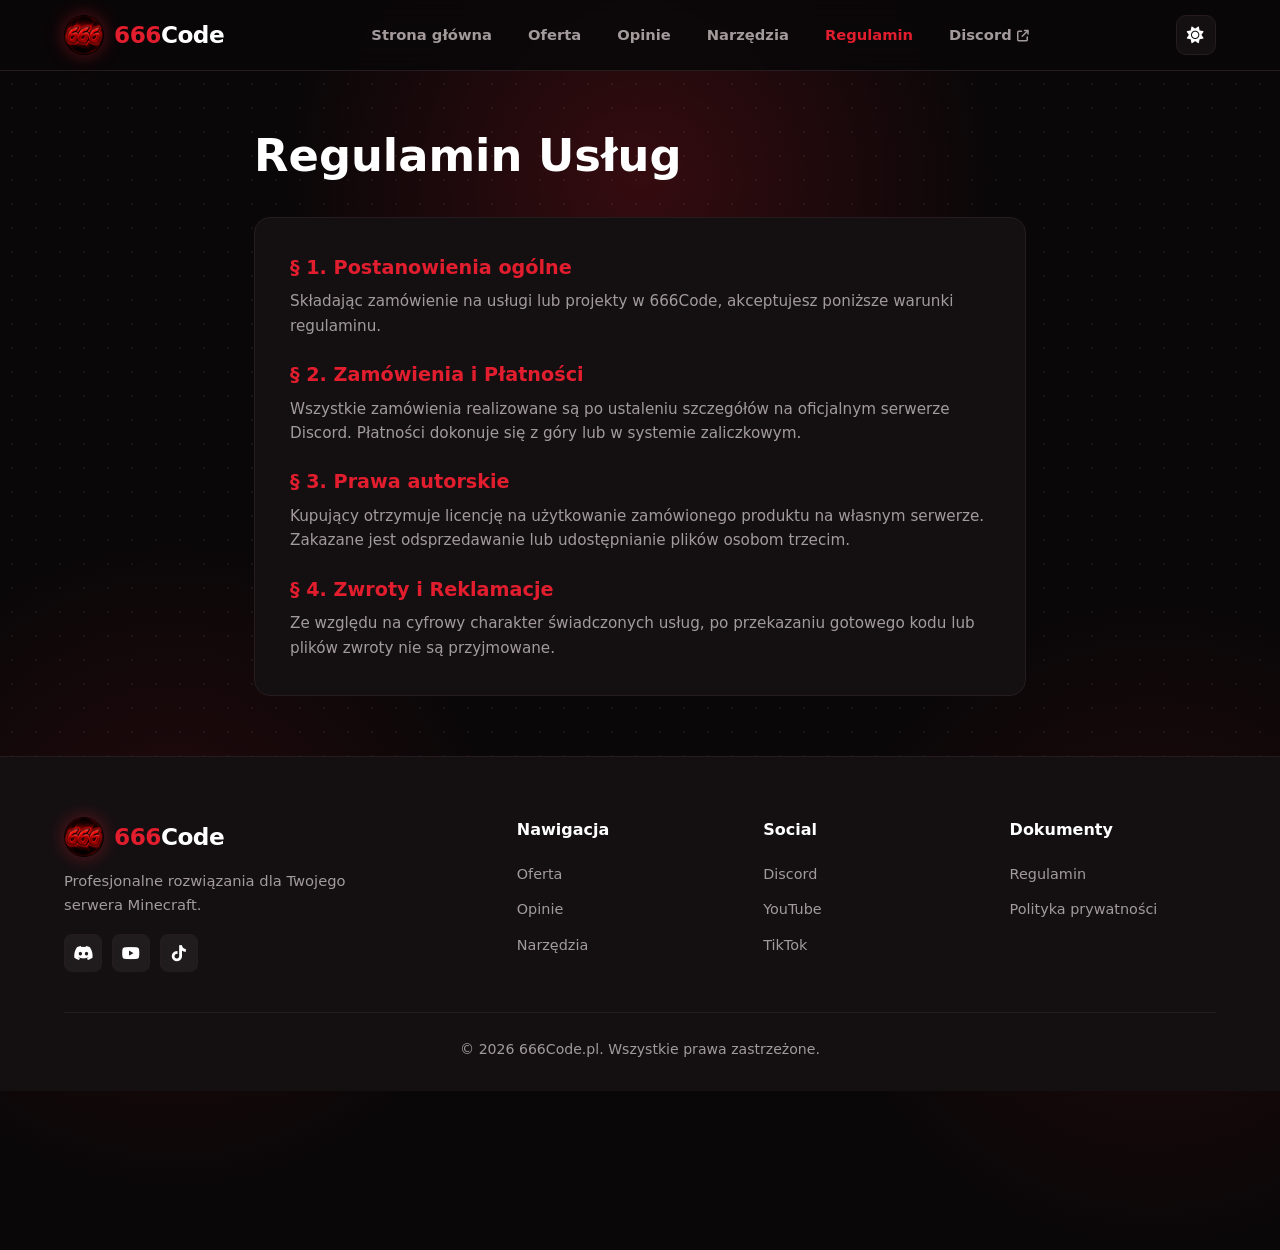
<file: regulamin.html>
<!DOCTYPE html>
<html lang="pl">
<head>
<meta charset="UTF-8">
<meta name="viewport" content="width=device-width, initial-scale=1.0">
<title>Regulamin — 666Code</title>
<link rel="stylesheet" href="https://cdnjs.cloudflare.com/ajax/libs/font-awesome/6.4.0/css/all.min.css">
<link href="https://fonts.cdnfonts.com/css/minecraft-4" rel="stylesheet">
<link rel="icon" type="image/png" href="[data-uri]">
<style>
:root{--logo:url([data-uri]);--bg:#0a0708;--card:#141012;--text:#fff;--muted:#a39a9c;--red:#e11d2e;--red-glow:rgba(225,29,46,.4);--red-dark:#b91522;--border:#261c1f;--nav:rgba(10,7,8,.88);--dot:rgba(255,255,255,.05);--shadow:rgba(0,0,0,.45);--input:rgba(0,0,0,.35)}
body.light-theme{--bg:#f7f3f3;--card:#fff;--text:#1a0f11;--muted:#5b4a4d;--border:#dccfd1;--nav:rgba(255,255,255,.92);--dot:rgba(0,0,0,.06);--shadow:rgba(0,0,0,.08);--input:#f3ecec}
*{margin:0;padding:0;box-sizing:border-box;font-family:'Segoe UI',system-ui,-apple-system,sans-serif;transition:background-color .35s,color .35s,border-color .35s}
html{scroll-behavior:smooth}
body{background:var(--bg);color:var(--text);line-height:1.6;min-height:100vh;display:flex;flex-direction:column;overflow-x:hidden;position:relative}
input,textarea,select{user-select:text}
:focus-visible{outline:2px solid var(--red);outline-offset:2px}
.glow{position:absolute;pointer-events:none;z-index:0;border-radius:50%}
.glow.top{top:-120px;left:50%;transform:translateX(-50%);width:800px;height:600px;background:radial-gradient(circle,rgba(225,29,46,.2),transparent 70%)}
.glow.mid{top:55%;right:-200px;width:650px;height:650px;background:radial-gradient(circle,rgba(225,29,46,.1),transparent 70%)}
.glow.bot{bottom:-100px;left:-150px;width:650px;height:650px;background:radial-gradient(circle,rgba(225,29,46,.12),transparent 70%)}
.bg-pattern{position:fixed;inset:0;pointer-events:none;z-index:0;background-image:radial-gradient(var(--dot) 1.5px,transparent 1.5px);background-size:24px 24px}
nav{display:flex;justify-content:space-between;align-items:center;padding:15px 5%;background:var(--nav);backdrop-filter:blur(12px);border-bottom:1px solid var(--border);position:fixed;top:0;left:0;right:0;z-index:1000;gap:15px}
.logo{display:flex;align-items:center;gap:10px;text-decoration:none;font-size:1.45rem;font-weight:900;color:var(--text);letter-spacing:-.5px}
.logo .mark{width:40px;height:40px;border-radius:50%;background:var(--logo) center/cover no-repeat;box-shadow:0 0 18px var(--red-glow);flex-shrink:0}
.logo .r{color:var(--red)}
.nav-menu{display:flex;list-style:none;gap:16px;align-items:center}
.nav-link{color:var(--muted);text-decoration:none;font-weight:600;font-size:.92rem;padding:6px 10px;border-radius:6px}
.nav-link:hover,.nav-link.active{color:var(--red)}
.nav-right{display:flex;gap:8px}
.icon-btn{background:var(--card);border:1px solid var(--border);color:var(--text);width:40px;height:40px;border-radius:10px;display:flex;align-items:center;justify-content:center;cursor:pointer;font-size:1.05rem}
.icon-btn:hover{border-color:var(--red);color:var(--red)}
#menuToggle{display:none}
.container{padding:0 5%;max-width:1200px;margin:0 auto;width:100%;flex:1;position:relative;z-index:1}
.container.page{padding-top:120px;padding-bottom:60px}
.container.narrow{max-width:900px}
section{padding:90px 0;scroll-margin-top:70px}
.hero{min-height:100vh;display:flex;align-items:center;justify-content:space-between;gap:40px;padding:100px 0 40px}
.hero-text{flex:1;max-width:620px}
.hero-title{font-size:4.2rem;font-weight:900;letter-spacing:-2px;line-height:1.05;margin-bottom:20px}
.hero-title .r{color:var(--red);text-shadow:0 0 30px var(--red-glow)}
.hero-desc{font-size:1.15rem;color:var(--muted);margin-bottom:35px;line-height:1.7}
.hero-buttons{display:flex;gap:15px;flex-wrap:wrap}
.btn-primary,.btn-secondary{padding:14px 30px;border-radius:10px;font-weight:700;text-decoration:none;display:inline-flex;align-items:center;gap:10px}
.btn-primary{background:var(--red);color:#fff;box-shadow:0 4px 25px var(--red-glow)}
.btn-primary:hover{background:var(--red-dark)}
.btn-secondary{background:rgba(255,255,255,.05);border:1px solid var(--border);color:var(--text)}
.btn-secondary:hover{border-color:var(--red);color:var(--red)}
.hero-art{flex:1;display:flex;justify-content:center}
.sigil{width:min(320px,70vw);aspect-ratio:1;border-radius:50%;background:var(--logo) center/cover no-repeat;box-shadow:0 0 60px var(--red-glow);animation:float 4s ease-in-out infinite}
@keyframes float{50%{transform:translateY(-16px)}}
@media(prefers-reduced-motion:reduce){.sigil{animation:none}*{transition:none!important}}
.section-title{text-align:center;font-size:2.4rem;font-weight:800;margin-bottom:45px}
.offer-grid{display:grid;grid-template-columns:repeat(auto-fit,minmax(300px,1fr));gap:25px}
.card{background:var(--card);border:1px solid var(--border);border-radius:16px;padding:32px 28px;display:flex;flex-direction:column;gap:14px;box-shadow:0 8px 24px var(--shadow)}
.card:hover{border-color:var(--red)}
.card-icon{width:50px;height:50px;background:rgba(225,29,46,.13);color:var(--red);border-radius:12px;display:flex;align-items:center;justify-content:center;font-size:1.4rem}
.card h3{font-size:1.3rem}.card p{color:var(--muted);font-size:.95rem}
.reviews-box{background:var(--card);border:1px dashed var(--border);border-radius:16px;padding:50px 20px;text-align:center;max-width:650px;margin:0 auto;box-shadow:0 8px 24px var(--shadow)}
.reviews-box>i{font-size:2rem;color:var(--red);margin-bottom:12px}
.reviews-box p{color:var(--muted)}
.page-title{font-size:2.8rem;font-weight:900;margin-bottom:25px}
.rules-card{background:var(--card);border:1px solid var(--border);border-radius:16px;padding:35px;display:flex;flex-direction:column;gap:22px}
.rule-item h3{font-size:1.2rem;color:var(--red);margin-bottom:6px}.rule-item p{color:var(--muted);font-size:.95rem}
.tools-tabs{display:flex;gap:10px;background:var(--card);border:1px solid var(--border);padding:8px;border-radius:12px;margin:30px 0 40px;overflow-x:auto}
.tab-btn{background:transparent;border:none;color:var(--muted);padding:10px 18px;border-radius:8px;font-weight:700;font-size:.95rem;cursor:pointer;display:flex;align-items:center;gap:8px;white-space:nowrap}
.tab-btn:hover{color:var(--text)}
.tab-btn.active{background:var(--red);color:#fff;box-shadow:0 4px 12px var(--red-glow)}
.tool-view{display:none}.tool-view.active-tool{display:block}
.generator-grid{display:grid;grid-template-columns:repeat(auto-fit,minmax(min(340px,100%),1fr));gap:25px}
.gen-box{background:var(--card);border:1px solid var(--border);padding:25px;border-radius:16px;display:flex;flex-direction:column;gap:14px;position:relative;box-shadow:0 8px 24px var(--shadow)}
.gen-box label{font-size:.82rem;font-weight:700;color:var(--muted);text-transform:uppercase;letter-spacing:.5px}
.gen-input,.gen-textarea{width:100%;background:var(--input);border:1px solid var(--border);border-radius:10px;padding:12px 15px;color:var(--text);font-size:1rem;outline:none}
.gen-input:focus,.gen-textarea:focus{border-color:var(--red)}
.gen-textarea{height:120px;resize:none}
.color-pickers-list{display:flex;flex-direction:column;gap:10px}
.color-row{display:flex;align-items:center;gap:10px}
input[type=color]{-webkit-appearance:none;appearance:none;border:none;width:36px;height:36px;border-radius:8px;cursor:pointer;background:none;padding:0}
input[type=color]::-webkit-color-swatch-wrapper{padding:0}input[type=color]::-webkit-color-swatch{border:none;border-radius:8px}
.color-row input[type=text]{flex:1;background:var(--input);border:1px solid var(--border);padding:8px 12px;border-radius:8px;color:var(--text);font-family:monospace}
.rm-btn{background:none;border:none;color:#ff6b6b;cursor:pointer;font-size:1.1rem}
.color-palette{display:grid;grid-template-columns:repeat(11,1fr);gap:6px}
.color-palette-mc{display:grid;grid-template-columns:repeat(16,1fr);gap:5px}
.color-dot,.color-dot-mc{width:100%;aspect-ratio:1;border-radius:5px;border:1px solid var(--border);cursor:pointer}
.color-inputs-grid{display:grid;grid-template-columns:1fr 1fr;gap:15px}
.color-picker-group{display:flex;align-items:center;gap:10px;background:var(--input);border:1px solid var(--border);padding:8px 12px;border-radius:8px;margin-top:6px}
.color-picker-group input[type=color]{width:30px;height:30px}
.color-picker-group input[type=text]{background:transparent;border:none;color:var(--text);font-family:monospace;width:100%;outline:none}
.zoom-controls{display:flex;align-items:center;background:var(--input);border:1px solid var(--border);border-radius:8px;padding:2px 8px;gap:8px;align-self:flex-end}
.zoom-btn{background:none;border:none;color:var(--muted);cursor:pointer;font-size:1.1rem;font-weight:700;padding:2px 8px}
.zoom-btn:hover{color:var(--red)}
.zoom-val{font-size:.85rem;font-weight:700;min-width:28px;text-align:center}
.preview-box{background:var(--input);border:1px solid var(--border);padding:20px;border-radius:12px;text-align:center;font-size:1.25rem;font-weight:800;white-space:pre-wrap;word-break:break-all;min-height:90px;display:flex;align-items:center;justify-content:center;overflow:hidden}
.checker{background:repeating-conic-gradient(#181416 0% 25%,#120f10 0% 50%);background-size:16px 16px}
.preview-preview-box{border:1px solid var(--border);border-radius:12px;padding:30px 20px;display:flex;align-items:center;justify-content:center;min-height:160px;overflow:auto}
canvas{image-rendering:pixelated}
.fmt-bar{display:flex;gap:8px;flex-wrap:wrap}
.fmt-btn{background:var(--input);border:1px solid var(--border);color:var(--text);min-width:36px;height:36px;padding:0 8px;border-radius:8px;font-weight:800;cursor:pointer}
.fmt-btn:hover,.fmt-btn.active-fmt{border-color:var(--red);color:var(--red)}
.mc-server-box{background:#000;border:2px solid #333;border-radius:6px;padding:12px;display:flex;gap:15px;align-items:center;font-family:'Minecraft',monospace;color:#fff}
.mc-icon{width:52px;height:52px;background:#111;border:1px solid #333;border-radius:4px;display:flex;align-items:center;justify-content:center;font-weight:900;color:var(--red);font-size:1.1rem;flex-shrink:0}
.mc-info{flex:1;overflow:hidden}
.mc-title-row{display:flex;justify-content:space-between;color:#aaa;font-size:.95rem;margin-bottom:4px}
.mc-motd-lines{font-size:.9rem;line-height:1.3;white-space:pre-wrap;word-break:break-word}
.mc-hover-box{background:rgba(16,0,16,.92);border:2px solid #280028;border-radius:4px;padding:10px 14px;font-family:'Minecraft',monospace;font-size:.85rem;color:#fff;box-shadow:0 0 15px rgba(0,0,0,.8)}
.btn-action{background:var(--red);color:#fff;border:1px solid var(--red);padding:12px 20px;border-radius:8px;font-weight:700;cursor:pointer;display:inline-flex;align-items:center;justify-content:center;gap:8px;font-size:.95rem}
.btn-action:hover{background:var(--red-dark)}
.btn-action.ghost{background:transparent;border-color:var(--border);color:var(--text)}
.btn-action.ghost:hover{border-color:var(--red);color:var(--red)}
.btn-add-color{background:var(--input);border:1px solid var(--border);color:var(--text);padding:10px 15px;border-radius:8px;font-weight:700;cursor:pointer;display:flex;align-items:center;justify-content:center;gap:8px}
.btn-add-color:hover{border-color:var(--red);color:var(--red)}
.pixelart-toolbar{display:flex;flex-wrap:wrap;gap:8px;align-items:center;justify-content:space-between;background:var(--input);border:1px solid var(--border);padding:10px 15px;border-radius:12px}
.pt-group{display:flex;gap:6px;align-items:center;flex-wrap:wrap}
.pt-btn{background:rgba(255,255,255,.05);border:1px solid var(--border);color:var(--text);padding:8px 14px;border-radius:8px;font-weight:600;font-size:.85rem;cursor:pointer;display:inline-flex;align-items:center;gap:6px}
.pt-btn:hover,.pt-btn.active{background:var(--red);color:#fff;border-color:var(--red)}
.pixelart-editor-area{border:1px solid var(--border);border-radius:16px;padding:20px;display:flex;flex-direction:column;align-items:center;gap:15px;overflow:auto}
#pixelartCanvas{border:1px solid rgba(255,255,255,.15);cursor:crosshair;touch-action:none;box-shadow:0 10px 30px rgba(0,0,0,.5);width:384px;height:384px;max-width:100%}
.pixel-bottom{display:flex;justify-content:space-between;align-items:center;width:100%}
footer{background:var(--card);border-top:1px solid var(--border);padding:60px 5% 30px;position:relative;z-index:1}
.footer-container{max-width:1200px;margin:0 auto;display:grid;grid-template-columns:2fr 1fr 1fr 1fr;gap:40px;margin-bottom:40px}
.footer-brand p{color:var(--muted);font-size:.92rem;margin-top:12px;max-width:320px}
.footer-socials{display:flex;gap:10px;margin-top:18px}
.social-btn{width:38px;height:38px;border-radius:8px;background:rgba(255,255,255,.05);border:1px solid var(--border);color:var(--text);display:flex;align-items:center;justify-content:center;text-decoration:none}
.social-btn:hover{color:var(--red);border-color:var(--red)}
.footer-col h4{font-size:1rem;margin-bottom:18px}
.footer-col ul{list-style:none;display:flex;flex-direction:column;gap:10px}
.footer-col a{color:var(--muted);text-decoration:none;font-size:.9rem}.footer-col a:hover{color:var(--red)}
.footer-bottom{text-align:center;padding-top:25px;border-top:1px solid var(--border);color:var(--muted);font-size:.88rem}
@media(max-width:992px){
.hero{flex-direction:column;text-align:center;justify-content:center;min-height:auto;padding-top:130px}
.hero-buttons{justify-content:center}.hero-title{font-size:3rem}
.footer-container{grid-template-columns:1fr 1fr}
#menuToggle{display:flex}
.nav-menu{display:none;position:absolute;top:100%;left:0;right:0;flex-direction:column;background:var(--nav);backdrop-filter:blur(12px);padding:15px 5%;border-bottom:1px solid var(--border);gap:6px;align-items:flex-start}
.nav-menu.open{display:flex}
.color-palette{grid-template-columns:repeat(6,1fr)}
}
@media(max-width:560px){.footer-container{grid-template-columns:1fr}.color-palette-mc{grid-template-columns:repeat(8,1fr)}}

</style>
</head>
<body>
<div class="glow top"></div><div class="glow mid"></div><div class="glow bot"></div><div class="bg-pattern"></div>
<nav>
  <a href="index.html" class="logo"><span class="mark" aria-hidden="true"></span><span><span class="r">666</span>Code</span></a>
  <ul class="nav-menu">
    <li><a href="index.html#home" class="nav-link" id="nav-home">Strona główna</a></li>
    <li><a href="index.html#oferta" class="nav-link" id="nav-oferta">Oferta</a></li>
    <li><a href="index.html#opinie" class="nav-link" id="nav-opinie">Opinie</a></li>
    <li><a href="narzedzia.html" class="nav-link">Narzędzia</a></li>
    <li><a href="regulamin.html" class="nav-link active">Regulamin</a></li>
    <li><a href="https://discord.gg/rxRZdvZpW" target="_blank" rel="noopener" class="nav-link">Discord <i class="fa-solid fa-arrow-up-right-from-square" style="font-size:.75rem"></i></a></li>
  </ul>
  <div class="nav-right">
    <button class="icon-btn" id="themeToggle" aria-label="Zmień motyw"><i class="fa-solid fa-sun" id="themeIcon"></i></button>
    <button class="icon-btn" id="menuToggle" aria-label="Menu"><i class="fa-solid fa-bars"></i></button>
  </div>
</nav>
<div class="container page narrow">
  <h1 class="page-title">Regulamin Usług</h1>
  <div class="rules-card">
    <div class="rule-item"><h3>§ 1. Postanowienia ogólne</h3><p>Składając zamówienie na usługi lub projekty w 666Code, akceptujesz poniższe warunki regulaminu.</p></div>
    <div class="rule-item"><h3>§ 2. Zamówienia i Płatności</h3><p>Wszystkie zamówienia realizowane są po ustaleniu szczegółów na oficjalnym serwerze Discord. Płatności dokonuje się z góry lub w systemie zaliczkowym.</p></div>
    <div class="rule-item"><h3>§ 3. Prawa autorskie</h3><p>Kupujący otrzymuje licencję na użytkowanie zamówionego produktu na własnym serwerze. Zakazane jest odsprzedawanie lub udostępnianie plików osobom trzecim.</p></div>
    <div class="rule-item"><h3>§ 4. Zwroty i Reklamacje</h3><p>Ze względu na cyfrowy charakter świadczonych usług, po przekazaniu gotowego kodu lub plików zwroty nie są przyjmowane.</p></div>
  </div>
</div>
<footer>
  <div class="footer-container">
    <div class="footer-brand">
      <a href="index.html" class="logo"><span class="mark" aria-hidden="true"></span><span><span class="r">666</span>Code</span></a>
      <p>Profesjonalne rozwiązania dla Twojego serwera Minecraft.</p>
      <div class="footer-socials">
        <a href="https://discord.gg/rxRZdvZpW" target="_blank" rel="noopener" class="social-btn" aria-label="Discord"><i class="fa-brands fa-discord"></i></a>
        <a href="#" class="social-btn" aria-label="YouTube"><i class="fa-brands fa-youtube"></i></a>
        <a href="#" class="social-btn" aria-label="TikTok"><i class="fa-brands fa-tiktok"></i></a>
      </div>
    </div>
    <div class="footer-col"><h4>Nawigacja</h4><ul><li><a href="index.html#oferta">Oferta</a></li><li><a href="index.html#opinie">Opinie</a></li><li><a href="narzedzia.html">Narzędzia</a></li></ul></div>
    <div class="footer-col"><h4>Social</h4><ul><li><a href="https://discord.gg/rxRZdvZpW" target="_blank" rel="noopener">Discord</a></li><li><a href="#">YouTube</a></li><li><a href="#">TikTok</a></li></ul></div>
    <div class="footer-col"><h4>Dokumenty</h4><ul><li><a href="regulamin.html">Regulamin</a></li><li><a href="#">Polityka prywatności</a></li></ul></div>
  </div>
  <div class="footer-bottom"><p>&copy; 2026 666Code.pl. Wszystkie prawa zastrzeżone.</p></div>
</footer>
<script>
(function(){
  const body=document.body, icon=document.getElementById('themeIcon');
  function setIcon(){ if(icon) icon.className=body.classList.contains('light-theme')?'fa-solid fa-moon':'fa-solid fa-sun'; }
  try{ if(localStorage.getItem('666_theme')==='light') body.classList.add('light-theme'); }catch(e){}
  setIcon();
  const tg=document.getElementById('themeToggle');
  if(tg) tg.addEventListener('click',()=>{
    body.classList.toggle('light-theme'); setIcon();
    try{ localStorage.setItem('666_theme',body.classList.contains('light-theme')?'light':'dark'); }catch(e){}
  });
  const mt=document.getElementById('menuToggle'), menu=document.querySelector('.nav-menu');
  if(mt&&menu){
    mt.addEventListener('click',()=>menu.classList.toggle('open'));
    menu.addEventListener('click',e=>{ if(e.target.closest('a')) menu.classList.remove('open'); });
  }
  const secs=document.querySelectorAll('main section[id]');
  if(secs.length){
    const links={home:'nav-home',oferta:'nav-oferta',opinie:'nav-opinie'};
    const upd=()=>{
      const y=window.scrollY+200;
      secs.forEach(s=>{
        if(y>=s.offsetTop&&y<s.offsetTop+s.offsetHeight){
          Object.values(links).forEach(id=>{const l=document.getElementById(id); if(l) l.classList.remove('active');});
          const a=document.getElementById(links[s.id]); if(a) a.classList.add('active');
        }
      });
    };
    window.addEventListener('scroll',upd); window.addEventListener('load',upd);
  }
  window.copyText=function(text,labelEl,msg){
    if(!text) return;
    const done=()=>{const o=labelEl.innerText; labelEl.innerText=msg||'Skopiowano!'; setTimeout(()=>labelEl.innerText=o,2000);};
    if(navigator.clipboard&&window.isSecureContext){ navigator.clipboard.writeText(text).then(done).catch(()=>fb()); } else fb();
    function fb(){const t=document.createElement('textarea'); t.value=text; document.body.appendChild(t); t.select(); try{document.execCommand('copy');}catch(e){} t.remove(); done();}
  };
})();

</script></body></html>
</file>
